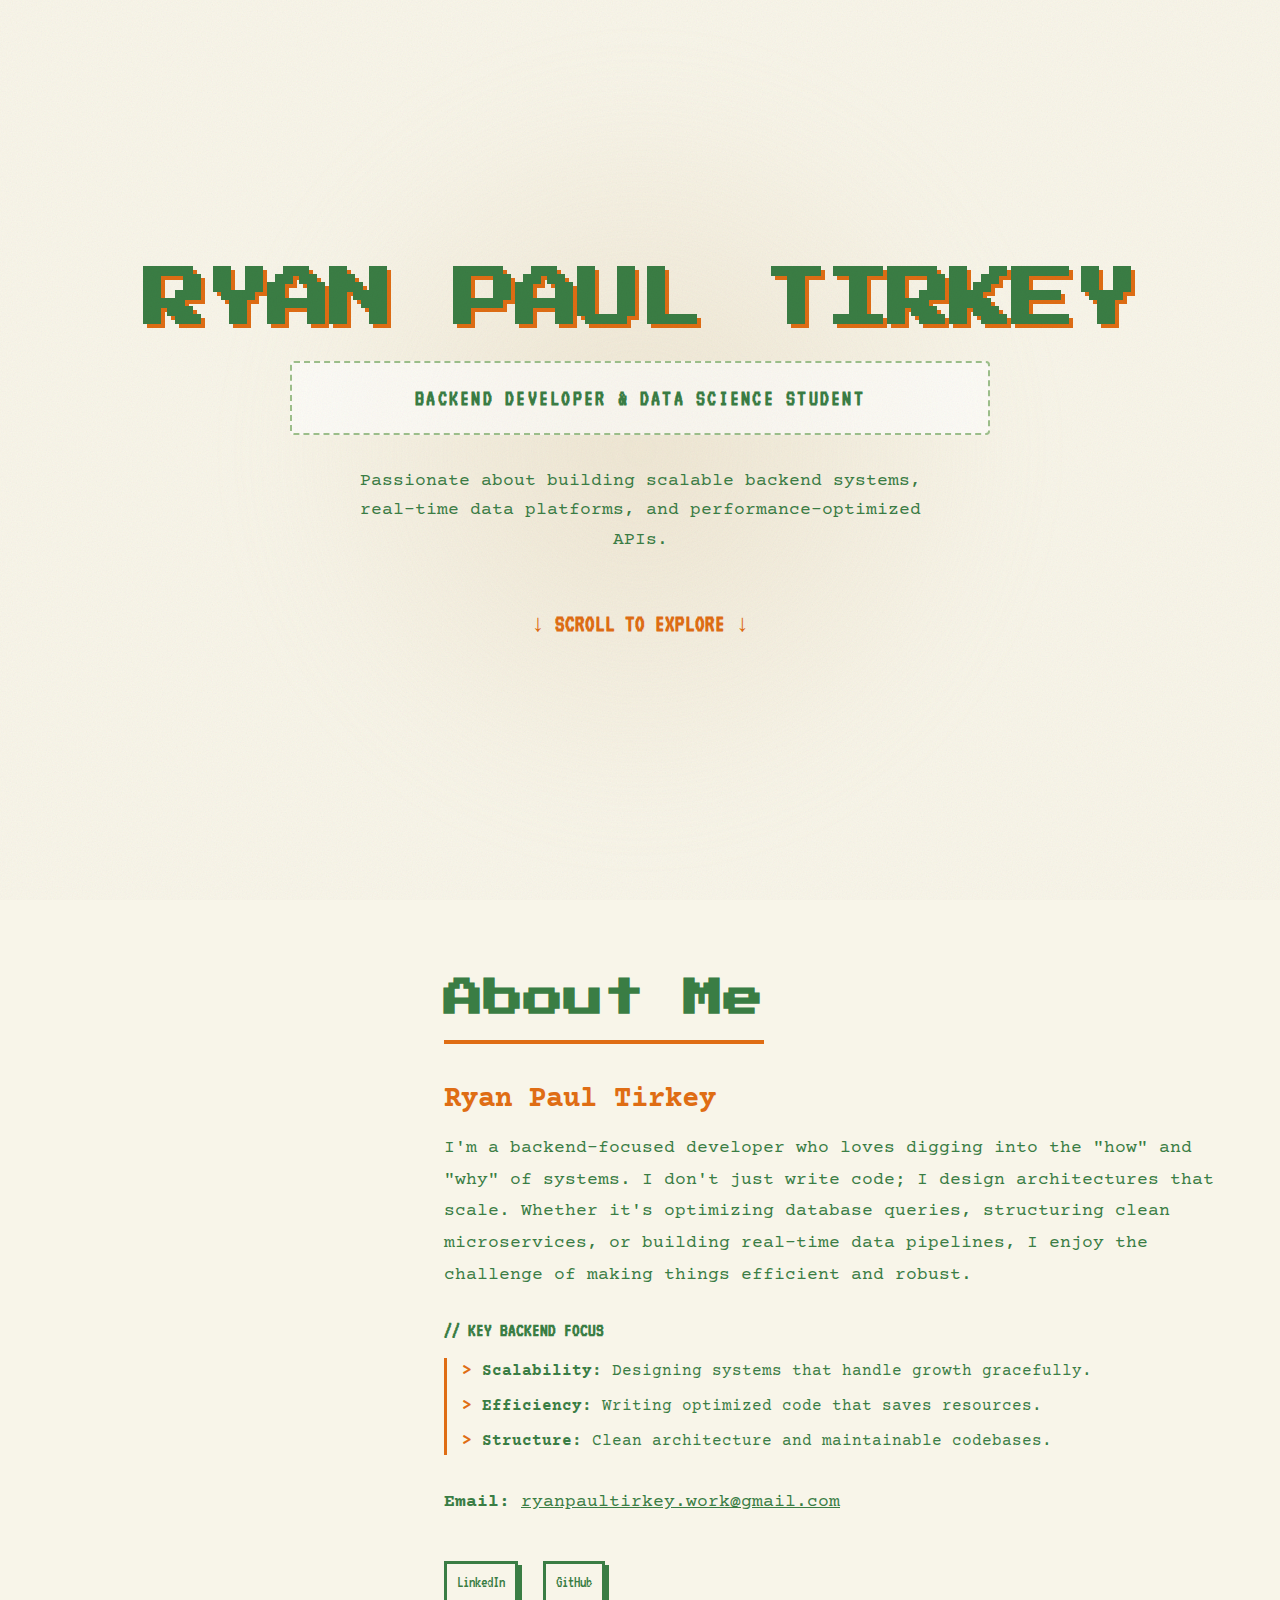
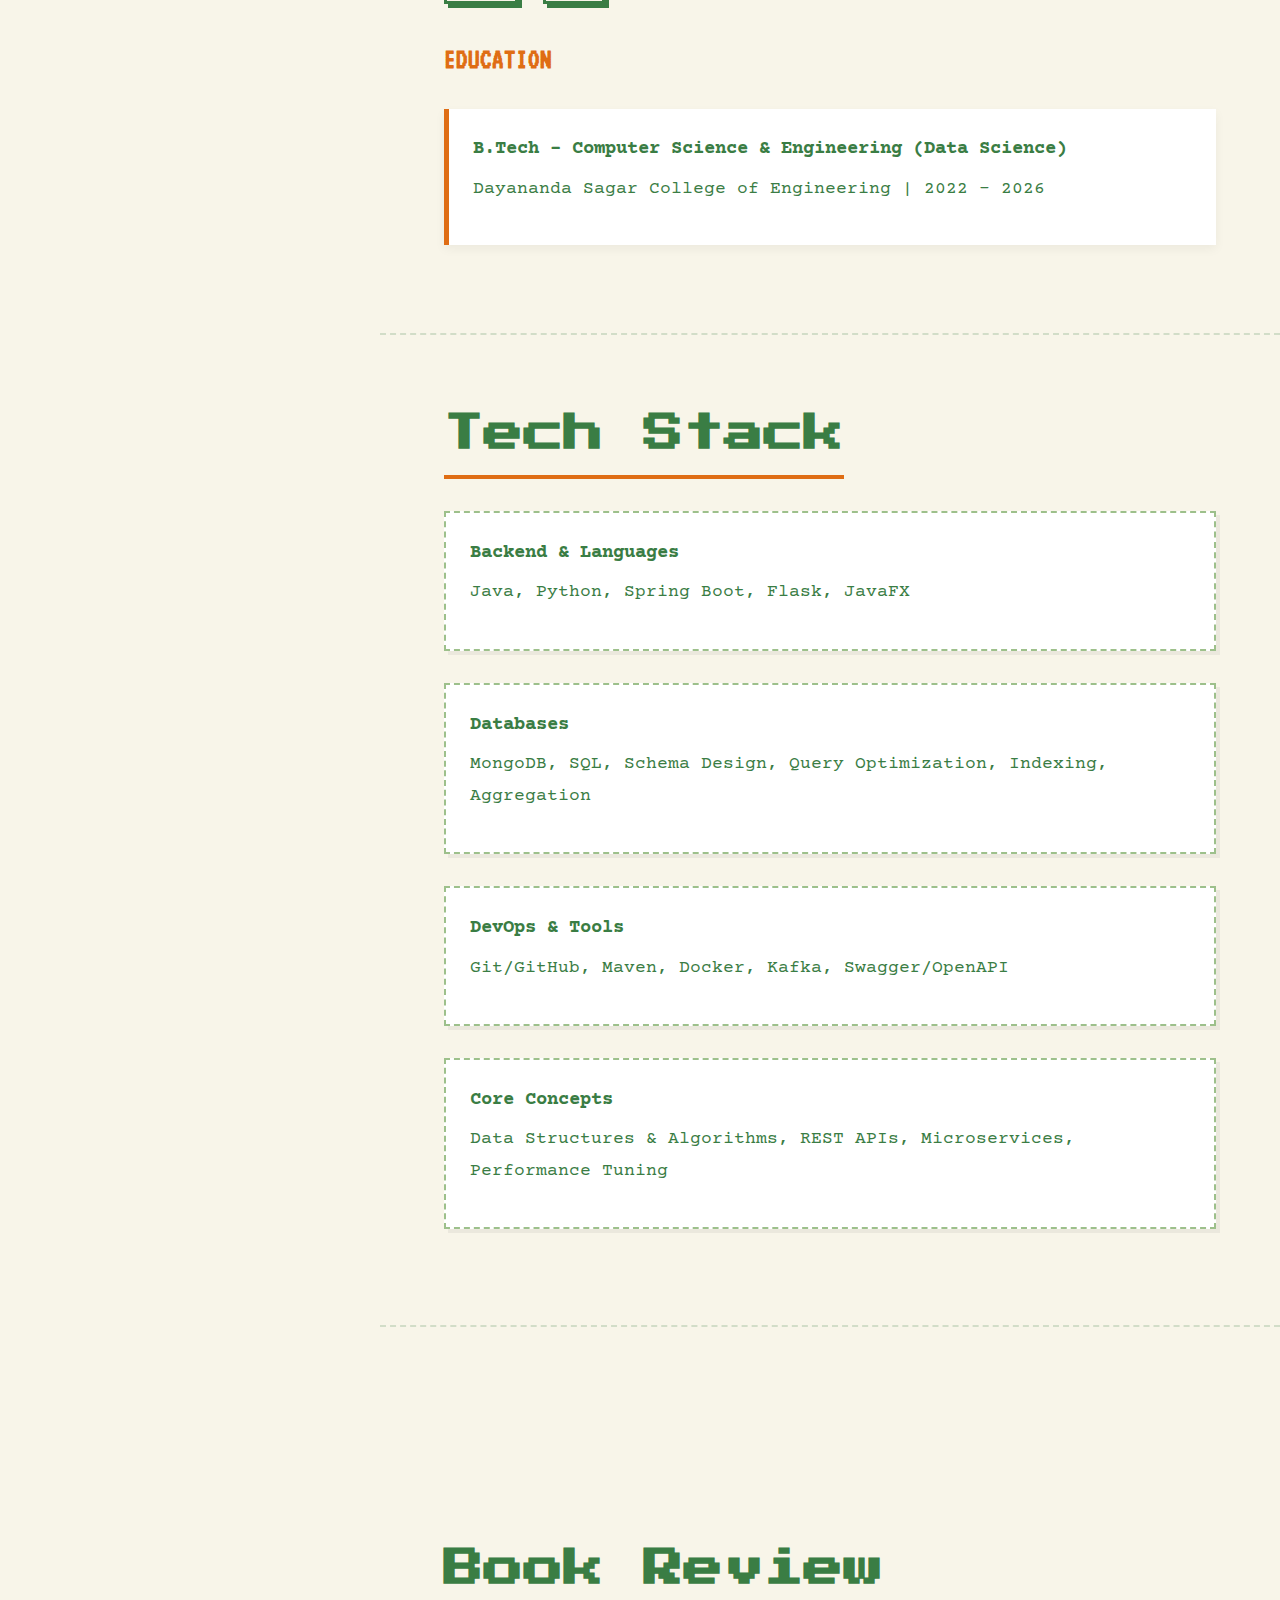
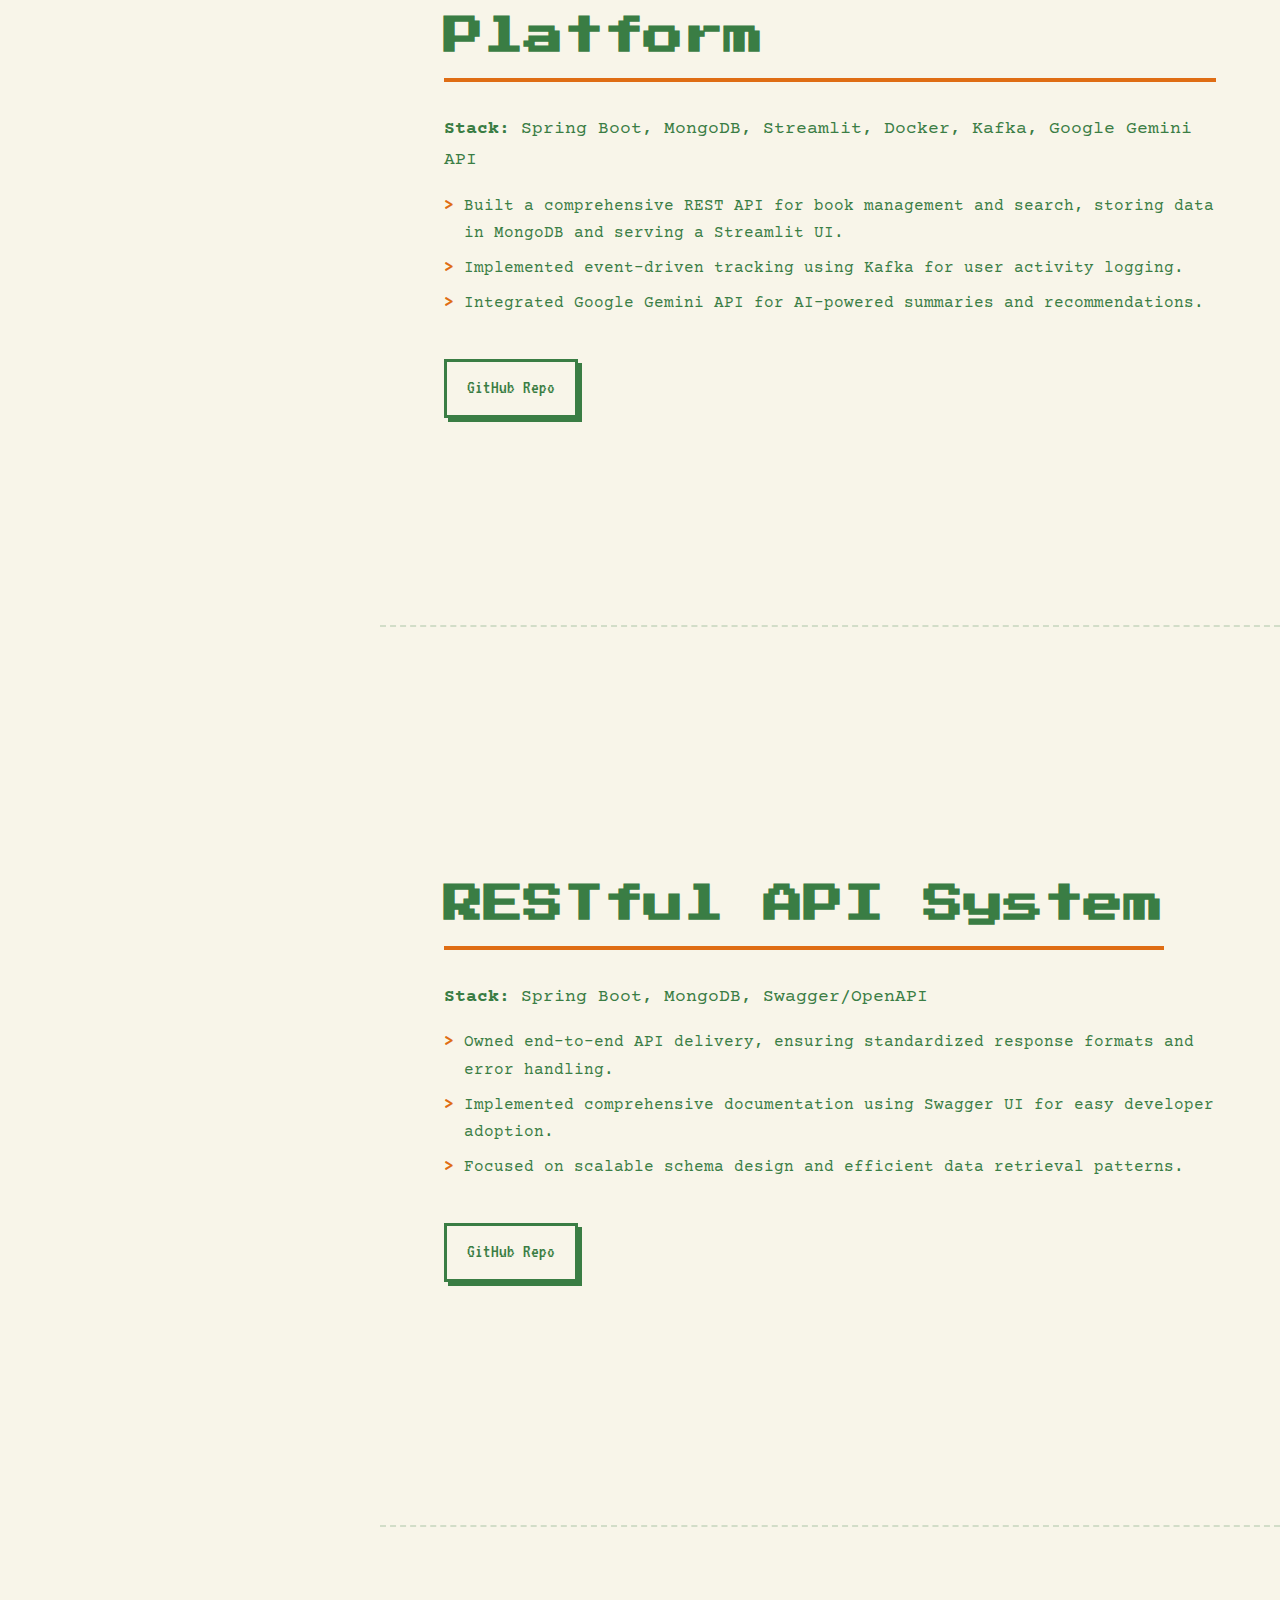
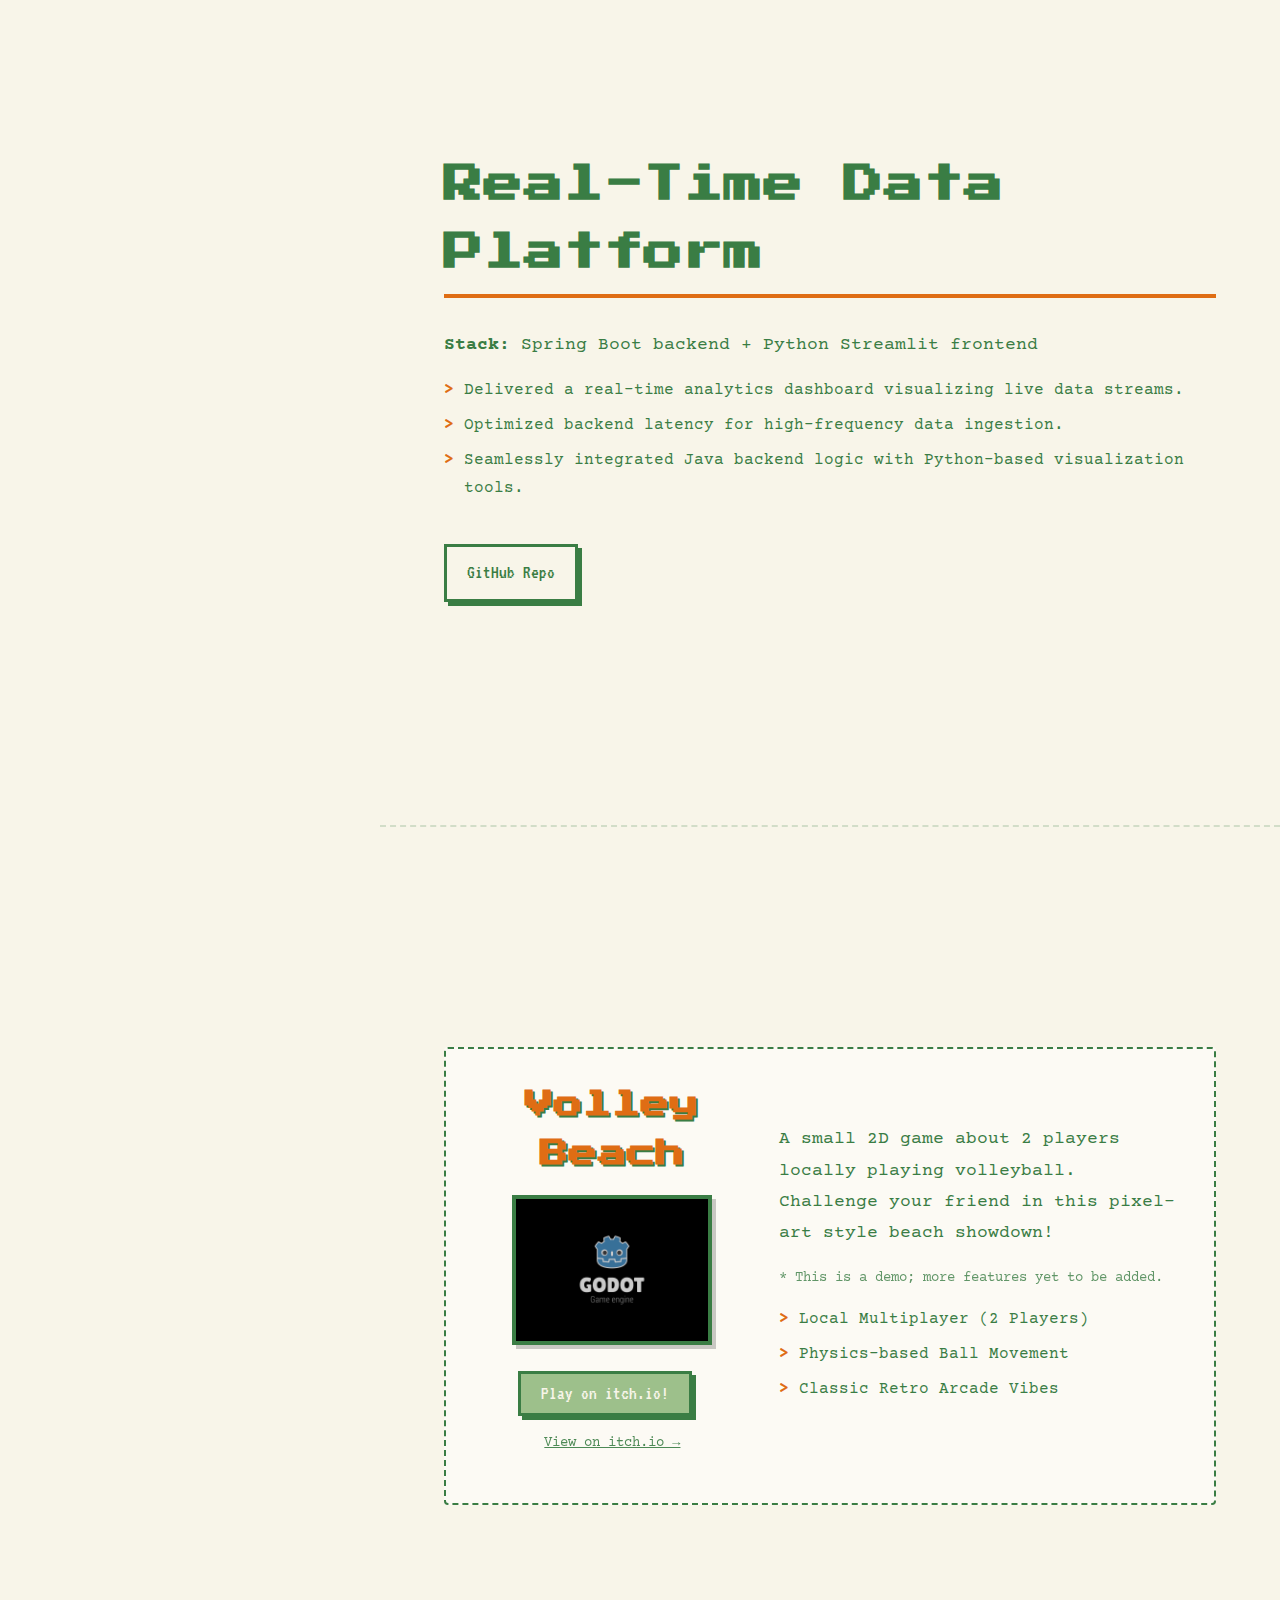
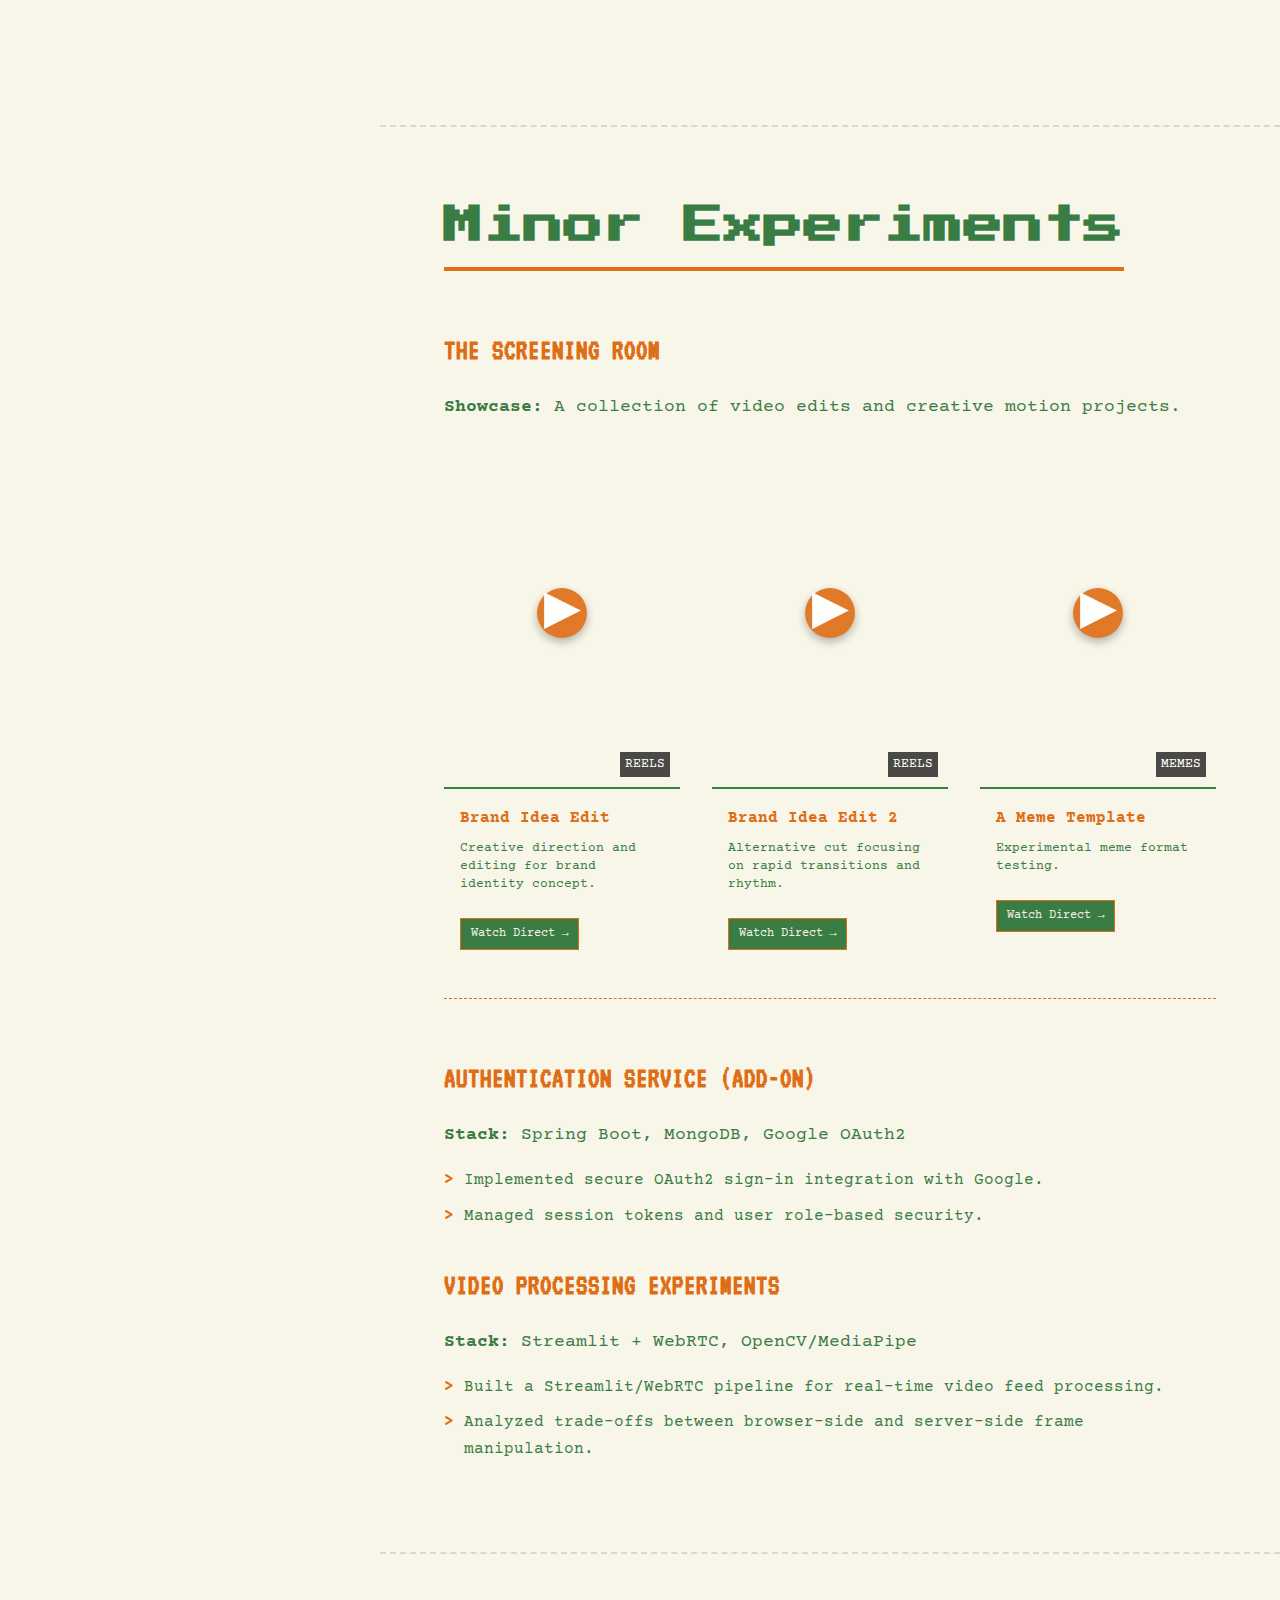
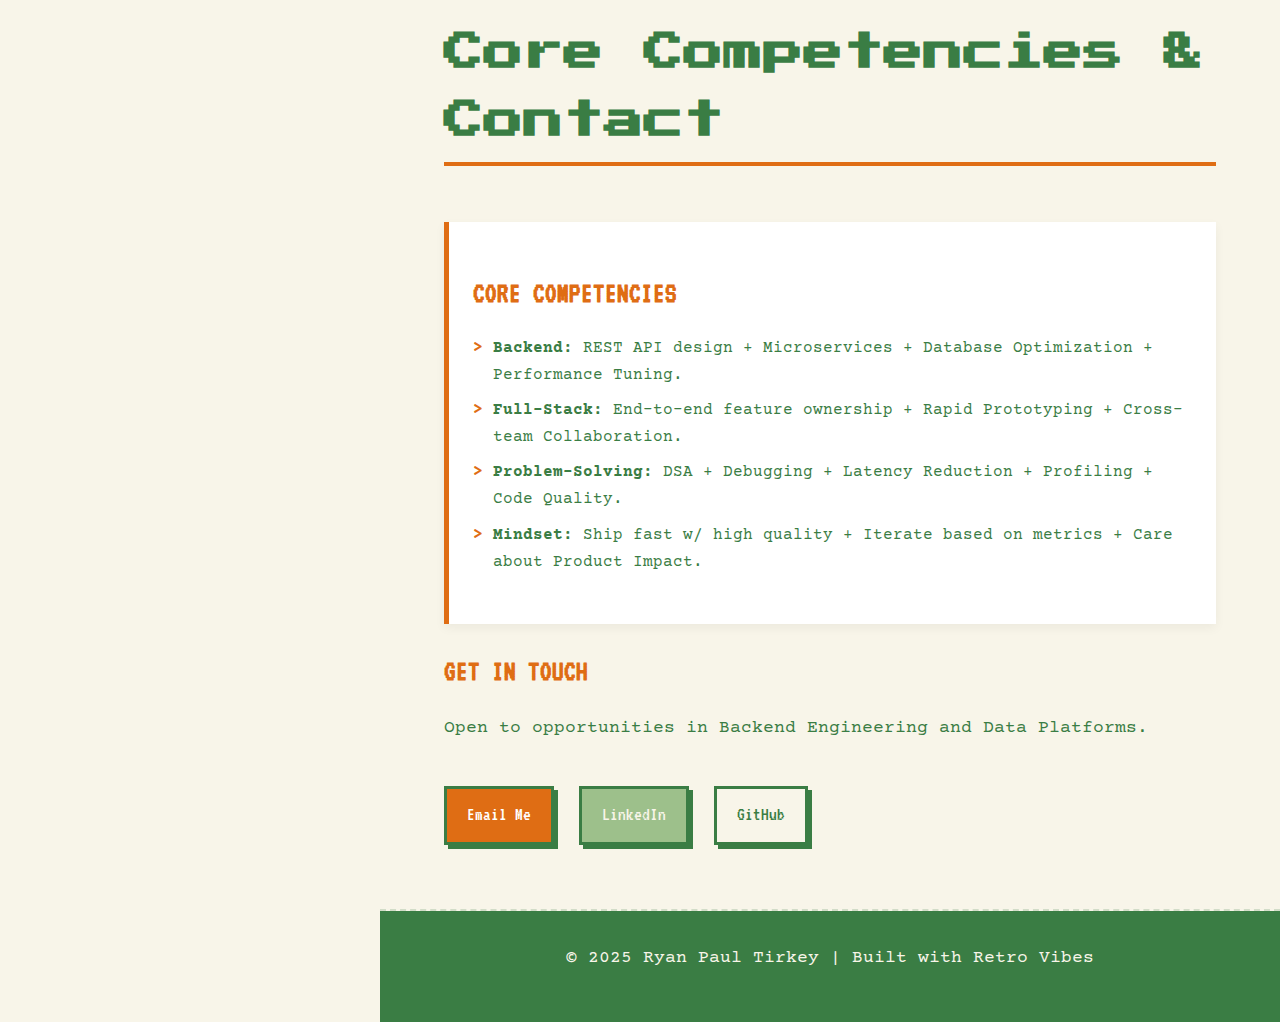
<file: Web/index.html>
<!DOCTYPE html>
<html lang="en">

<head>
    <meta charset="UTF-8">
    <meta name="viewport" content="width=device-width, initial-scale=1.0">
    <title>Ryan Paul Tirkey | Retro Portfolio</title>
    <meta name="description" content="Portfolio of Ryan Paul Tirkey - Backend Developer & Data Science Student">
    <link rel="stylesheet" href="portfolio.css">
    <!-- Retro Fonts -->
    <link
        href="https://fonts.googleapis.com/css2?family=Press+Start+2P&family=VT323&family=Courier+Prime:wght@400;700&display=swap"
        rel="stylesheet">
</head>

<body>
    <!-- Aesthetics Overlays -->
    <div class="film-grain"></div>
    <!-- <div class="scanlines"></div> Optional: removed for cleaner paper feel as requested -->

    <!-- Hero / Welcome Section -->
    <section class="hero" id="hero">
        <div class="hero-content">
            <h1 class="hero-title">RYAN PAUL TIRKEY</h1>
            <p class="hero-subtitle">BACKEND DEVELOPER & DATA SCIENCE STUDENT</p>
            <p class="hero-intro">
                Passionate about building scalable backend systems, real-time data platforms, and performance-optimized
                APIs.
            </p>
            <div class="scroll-indicator">
                ↓ SCROLL TO EXPLORE ↓
            </div>
        </div>
    </section>

    <!-- Navigation Reel (Slides in on scroll) -->
    <nav class="film-reel" id="filmReel" aria-label="Main Navigation">
        <div class="film-strip-holes left-holes"></div>
        <div class="film-strip-holes right-holes"></div>

        <!-- 1. About Me -->
        <div class="film-frame" data-section="about" role="button" tabindex="0">
            <div class="frame-border">
                <div class="frame-image abstract-bg abstract-about"></div>
                <div class="frame-nav-label">
                    <span class="nav-text">01. About Me</span>
                </div>
            </div>
        </div>

        <!-- 2. Tech Stack -->
        <div class="film-frame" data-section="tech" role="button" tabindex="0">
            <div class="frame-border">
                <div class="frame-image">
                    <img src="assets/tech-java.jpg" alt="Tech Stack" style="width:100%; height:100%; object-fit:cover;">
                </div>
                <div class="frame-nav-label">
                    <span class="nav-text">02. Tech Stack</span>
                </div>
            </div>
        </div>

        <!-- 3. Book Review Platform -->
        <div class="film-frame" data-section="project1" role="button" tabindex="0">
            <div class="frame-border">
                <div class="frame-image">
                    <img src="assets/project-editor.jpg" alt="Books Platform"
                        style="width:100%; height:100%; object-fit:cover;">
                </div>
                <div class="frame-nav-label">
                    <span class="nav-text">03. Books Platform</span>
                </div>
            </div>
        </div>

        <!-- 4. API Management System -->
        <div class="film-frame" data-section="project2" role="button" tabindex="0">
            <div class="frame-border">
                <div class="frame-image">
                    <img src="assets/project-terminal.jpg" alt="API System"
                        style="width:100%; height:100%; object-fit:cover;">
                </div>
                <div class="frame-nav-label">
                    <span class="nav-text">04. API System</span>
                </div>
            </div>
        </div>

        <!-- 5. Real-Time Data -->
        <div class="film-frame" data-section="project3" role="button" tabindex="0">
            <div class="frame-border">
                <div class="frame-image abstract-bg abstract-proj3"></div>
                <div class="frame-nav-label">
                    <span class="nav-text">05. Data Platform</span>
                </div>
            </div>
        </div>

        <!-- 6. Godot Game -->
        <div class="film-frame" data-section="project4" role="button" tabindex="0">
            <div class="frame-border">
                <div class="frame-image">
                    <img src="assets/game-wasd.jpg" alt="Godot Game" style="width:100%; height:100%; object-fit:cover;">
                </div>
                <div class="frame-nav-label">
                    <span class="nav-text">06. Godot Game</span>
                </div>
            </div>
        </div>

        <!-- 7. Experiments -->
        <div class="film-frame" data-section="experiments" role="button" tabindex="0">
            <div class="frame-border">
                <div class="frame-image abstract-bg abstract-experiments"></div>
                <div class="frame-nav-label">
                    <span class="nav-text">07. Experiments</span>
                </div>
            </div>
        </div>

        <!-- 8. Contact -->
        <div class="film-frame" data-section="contact" role="button" tabindex="0">
            <div class="frame-border">
                <div class="frame-image">
                    <img src="assets/contact-mail.jpg" alt="Contact" style="width:100%; height:100%; object-fit:cover;">
                </div>
                <div class="frame-nav-label">
                    <span class="nav-text">08. Contact</span>
                </div>
            </div>
        </div>
    </nav>

    <!-- Main Content Area -->
    <main class="content-container">

        <!-- 1. About / Education -->
        <section class="content-section" id="about">
            <div class="section-content">
                <h2 class="section-title">About Me</h2>

                <h4 style="font-size: 1.8rem; margin-bottom: 0.5rem; color: var(--color-highlight);">Ryan Paul Tirkey
                </h4>

                <p style="font-size: 1.1rem; line-height: 1.8; margin-bottom: 1.5rem;">
                    I'm a backend-focused developer who loves digging into the "how" and "why" of systems.
                    I don't just write code; I design architectures that scale. Whether it's optimizing database
                    queries,
                    structuring clean microservices, or building real-time data pipelines, I enjoy the challenge of
                    making things efficient and robust.
                </p>

                <div style="margin-bottom: 2rem;">
                    <h5
                        style="font-family: var(--font-retro); color: var(--color-dark-green); margin-bottom: 10px; font-size: 1.2rem;">
                        // KEY BACKEND FOCUS
                    </h5>
                    <ul style="border-left: 3px solid var(--color-highlight); padding-left: 15px;">
                        <li><strong>Scalability:</strong> Designing systems that handle growth gracefully.</li>
                        <li><strong>Efficiency:</strong> Writing optimized code that saves resources.</li>
                        <li><strong>Structure:</strong> Clean architecture and maintainable codebases.</li>
                    </ul>
                </div>

                <p style="margin-bottom: 2rem;">
                    <strong>Email:</strong> <a href="mailto:ryanpaultirkey.work@gmail.com"
                        style="color:var(--color-dark-green)">ryanpaultirkey.work@gmail.com</a>
                </p>

                <div style="margin-top:10px; margin-bottom: 2rem;">
                    <a href="https://linkedin.com/in/ryan-paul-tirkey" target="_blank" class="retro-button secondary"
                        style="font-size:1rem; padding:5px 10px;">LinkedIn</a>
                    <a href="https://github.com/Bruh-Ryan" target="_blank" class="retro-button secondary"
                        style="font-size:1rem; padding:5px 10px;">GitHub</a>
                </div>

                <h3>Education</h3>
                <div class="education-block">
                    <h4>B.Tech - Computer Science & Engineering (Data Science)</h4>
                    <p>Dayananda Sagar College of Engineering | 2022 – 2026</p>
                </div>
            </div>
        </section>

        <!-- 2. Tech Stack -->
        <section class="content-section" id="tech">
            <div class="section-content">
                <h2 class="section-title">Tech Stack</h2>

                <div class="tech-category">
                    <h4>Backend & Languages</h4>
                    <p>Java, Python, Spring Boot, Flask, JavaFX</p>
                </div>

                <div class="tech-category">
                    <h4>Databases</h4>
                    <p>MongoDB, SQL, Schema Design, Query Optimization, Indexing, Aggregation</p>
                </div>

                <div class="tech-category">
                    <h4>DevOps & Tools</h4>
                    <p>Git/GitHub, Maven, Docker, Kafka, Swagger/OpenAPI</p>
                </div>

                <div class="tech-category">
                    <h4>Core Concepts</h4>
                    <p>Data Structures & Algorithms, REST APIs, Microservices, Performance Tuning</p>
                </div>
            </div>
        </section>

        <!-- 3. Project: Book Review -->
        <section class="content-section" id="project1">
            <div class="section-content">
                <h2 class="section-title">Book Review Platform</h2>
                <p><strong>Stack:</strong> Spring Boot, MongoDB, Streamlit, Docker, Kafka, Google Gemini API</p>

                <ul>
                    <li>Built a comprehensive REST API for book management and search, storing data in MongoDB and
                        serving a Streamlit UI.</li>
                    <li>Implemented event-driven tracking using Kafka for user activity logging.</li>
                    <li>Integrated Google Gemini API for AI-powered summaries and recommendations.</li>
                </ul>

                <div style="margin-top: 2rem;">
                    <a href="https://github.com/Bruh-Ryan/booksreview" target="_blank"
                        class="retro-button secondary">GitHub Repo</a>
                </div>
            </div>
        </section>

        <!-- 4. Project: API Management -->
        <section class="content-section" id="project2">
            <div class="section-content">
                <h2 class="section-title">RESTful API System</h2>
                <p><strong>Stack:</strong> Spring Boot, MongoDB, Swagger/OpenAPI</p>

                <ul>
                    <li>Owned end-to-end API delivery, ensuring standardized response formats and error handling.</li>
                    <li>Implemented comprehensive documentation using Swagger UI for easy developer adoption.</li>
                    <li>Focused on scalable schema design and efficient data retrieval patterns.</li>
                </ul>

                <div style="margin-top: 2rem;">
                    <a href="https://github.com/Bruh-Ryan/Swagger-Project" target="_blank"
                        class="retro-button secondary">GitHub Repo</a>
                </div>
            </div>
        </section>

        <!-- 5. Project: Real-Time Data -->
        <section class="content-section" id="project3">
            <div class="section-content">
                <h2 class="section-title">Real-Time Data Platform</h2>
                <p><strong>Stack:</strong> Spring Boot backend + Python Streamlit frontend</p>

                <ul>
                    <li>Delivered a real-time analytics dashboard visualizing live data streams.</li>
                    <li>Optimized backend latency for high-frequency data ingestion.</li>
                    <li>Seamlessly integrated Java backend logic with Python-based visualization tools.</li>
                </ul>

                <div style="margin-top: 2rem;">
                    <a href="https://github.com/Bruh-Ryan/stevejobs" target="_blank"
                        class="retro-button secondary">GitHub Repo</a>
                </div>
            </div>
        </section>

        <!-- 6. Project: Volley Beach Godot Game -->
        <section class="content-section" id="project4">
            <div class="section-content">
                <div class="game-layout">
                    <!-- Left Side: Thumbnail & Play -->
                    <div class="game-left">
                        <h2
                            style="font-family: var(--font-display); color: var(--color-highlight); text-shadow: 2px 2px 0 var(--color-dark-green); margin-bottom: 1rem; font-size: 1.8rem;">
                            Volley Beach</h2>

                        <div class="game-thumbnail-container"
                            onclick="window.open('https://muttonheadmaniac.itch.io/volleybeach', '_blank')">
                            <!-- Updated path for nested structure -->
                            <img src="VolleyBeach/exports/VolleyBeach/VolleyBeach.png" alt="Volley Beach Game"
                                class="game-thumb">
                        </div>
                        <button class="retro-button play-game-btn"
                            onclick="window.open('https://muttonheadmaniac.itch.io/volleybeach', '_blank')"
                            style="margin-bottom: 0.5rem;">Play on itch.io!</button>
                        <p
                            style="font-size: 0.85rem; color: var(--color-dark-green); opacity: 0.9; margin-top: 0.5rem;">
                            <a href="https://muttonheadmaniac.itch.io/volleybeach" target="_blank"
                                style="color: var(--color-dark-green); text-decoration: underline;">
                                View on itch.io →
                            </a>
                        </p>
                    </div>

                    <!-- Right Side: Description -->
                    <div class="game-right">
                        <p>
                            A small 2D game about 2 players locally playing volleyball.
                            Challenge your friend in this pixel-art style beach showdown!
                        </p>
                        <p class="note" style="font-size: 0.9rem; color: var(--color-dark-green); opacity: 0.8;">
                            * This is a demo; more features yet to be added.
                        </p>
                        <ul style="margin-top: 1rem;">
                            <li>Local Multiplayer (2 Players)</li>
                            <li>Physics-based Ball Movement</li>
                            <li>Classic Retro Arcade Vibes</li>
                        </ul>
                    </div>
                </div>
            </div>
        </section>

        <!-- 7. Experiments -->
        <section class="content-section" id="experiments">
            <div class="section-content">
                <h2 class="section-title">Minor Experiments</h2>

                <div style="margin-bottom: 2rem;">
                    <h3>The Screening Room</h3>
                    <p><strong>Showcase:</strong> A collection of video edits and creative motion projects.</p>

                    <div class="demo-space-grid"
                        style="display: grid; grid-template-columns: repeat(auto-fit, minmax(200px, 1fr)); gap: 2rem; margin-top: 1rem; justify-items: center;">
                        <!-- Video 1 -->
                        <div class="video-card retro-border" style="cursor: pointer; width: 100%; max-width: 250px;"
                            onclick="openVideo('https://res.cloudinary.com/dk3ldu9xt/video/upload/v1768641753/brand_idea_edit_xykyg4.mp4')">
                            <div class="video-thumbnail"
                                style="height: 350px; background: url('https://res.cloudinary.com/dk3ldu9xt/image/upload/v1768644368/Screenshot_2026-01-17_at_3.36.02_PM_knmpbx.png') center/cover no-repeat; display: flex; align-items: center; justify-content: center; position: relative; border-bottom: 2px solid var(--color-dark-green);">
                                <div class="play-icon" style="font-size: 3rem; color: white;">▶</div>
                                <span
                                    style="position: absolute; bottom: 10px; right: 10px; background: rgba(0,0,0,0.7); color: white; padding: 2px 5px; font-size: 0.8rem;">REELS</span>
                            </div>
                            <div style="padding: 1rem; background: var(--color-bg);">
                                <h4 style="margin: 0; color: var(--color-highlight); font-size: 1rem;">Brand Idea Edit
                                </h4>
                                <p style="font-size: 0.8rem; margin-top: 0.5rem; line-height: 1.4;">Creative direction
                                    and editing for
                                    brand identity concept.</p>
                                <a href="https://res.cloudinary.com/dk3ldu9xt/video/upload/v1768641753/brand_idea_edit_xykyg4.mp4"
                                    target="_blank"
                                    style="display: inline-block; margin-top: 0.5rem; padding: 0.3rem 0.6rem; background: var(--color-dark-green); color: var(--color-bg); text-decoration: none; font-size: 0.75rem; border: 1px solid var(--color-highlight);">Watch
                                    Direct →</a>
                            </div>
                        </div>

                        <!-- Video 2 -->
                        <div class="video-card retro-border" style="cursor: pointer; width: 100%; max-width: 250px;"
                            onclick="openVideo('https://res.cloudinary.com/dk3ldu9xt/video/upload/v1768641172/Brand_Idea_edit_2_ptnrxq.mp4')">
                            <div class="video-thumbnail"
                                style="height: 350px; background: url('https://res.cloudinary.com/dk3ldu9xt/image/upload/v1768644343/Screenshot_2026-01-17_at_3.35.36_PM_bku2tv.png') center/cover no-repeat; display: flex; align-items: center; justify-content: center; position: relative; border-bottom: 2px solid var(--color-dark-green);">
                                <div class="play-icon" style="font-size: 3rem; color: white;">▶</div>
                                <span
                                    style="position: absolute; bottom: 10px; right: 10px; background: rgba(0,0,0,0.7); color: white; padding: 2px 5px; font-size: 0.8rem;">REELS</span>
                            </div>
                            <div style="padding: 1rem; background: var(--color-bg);">
                                <h4 style="margin: 0; color: var(--color-highlight); font-size: 1rem;">Brand Idea Edit 2
                                </h4>
                                <p style="font-size: 0.8rem; margin-top: 0.5rem; line-height: 1.4;">Alternative cut
                                    focusing on rapid
                                    transitions and rhythm.</p>
                                <a href="https://res.cloudinary.com/dk3ldu9xt/video/upload/v1768641172/Brand_Idea_edit_2_ptnrxq.mp4"
                                    target="_blank"
                                    style="display: inline-block; margin-top: 0.5rem; padding: 0.3rem 0.6rem; background: var(--color-dark-green); color: var(--color-bg); text-decoration: none; font-size: 0.75rem; border: 1px solid var(--color-highlight);">Watch
                                    Direct →</a>
                            </div>
                        </div>

                        <!-- Video 3 (New) -->
                        <div class="video-card retro-border" style="cursor: pointer; width: 100%; max-width: 250px;"
                            onclick="openVideo('https://res.cloudinary.com/dk3ldu9xt/video/upload/v1768641088/Tester_03_ad6ewg.mp4')">
                            <div class="video-thumbnail"
                                style="height: 350px; background: url('https://res.cloudinary.com/dk3ldu9xt/image/upload/v1768644433/Screenshot_2026-01-17_at_3.36.50_PM_w8eqyj.png') center/cover no-repeat; display: flex; align-items: center; justify-content: center; position: relative; border-bottom: 2px solid var(--color-dark-green);">
                                <div class="play-icon" style="font-size: 3rem; color: white;">▶</div>
                                <span
                                    style="position: absolute; bottom: 10px; right: 10px; background: rgba(0,0,0,0.7); color: white; padding: 2px 5px; font-size: 0.8rem;">MEMES</span>
                            </div>
                            <div style="padding: 1rem; background: var(--color-bg);">
                                <h4 style="margin: 0; color: var(--color-highlight); font-size: 1rem;">A Meme Template
                                </h4>
                                <p style="font-size: 0.8rem; margin-top: 0.5rem; line-height: 1.4;">Experimental meme
                                    format testing.</p>
                                <a href="https://res.cloudinary.com/dk3ldu9xt/video/upload/v1768641088/Tester_03_ad6ewg.mp4"
                                    target="_blank"
                                    style="display: inline-block; margin-top: 0.5rem; padding: 0.3rem 0.6rem; background: var(--color-dark-green); color: var(--color-bg); text-decoration: none; font-size: 0.75rem; border: 1px solid var(--color-highlight);">Watch
                                    Direct →</a>
                            </div>
                        </div>
                    </div>
                </div>

                <div
                    style="margin-bottom: 2rem; margin-top: 2rem; border-top: 1px dashed var(--color-highlight); padding-top: 2rem;">
                    <h3>Authentication Service (Add-on)</h3>
                    <p><strong>Stack:</strong> Spring Boot, MongoDB, Google OAuth2</p>
                    <ul>
                        <li>Implemented secure OAuth2 sign-in integration with Google.</li>
                        <li>Managed session tokens and user role-based security.</li>
                    </ul>
                </div>

                <div>
                    <h3>Video Processing Experiments</h3>
                    <p><strong>Stack:</strong> Streamlit + WebRTC, OpenCV/MediaPipe</p>
                    <ul>
                        <li>Built a Streamlit/WebRTC pipeline for real-time video feed processing.</li>
                        <li>Analyzed trade-offs between browser-side and server-side frame manipulation.</li>
                    </ul>
                </div>
            </div>
        </section>

        <!-- 8. Contact / Competencies -->
        <section class="content-section" id="contact">
            <div class="section-content">
                <h2 class="section-title">Core Competencies & Contact</h2>

                <div class="education-block">
                    <h3>Core Competencies</h3>
                    <ul>
                        <li><strong>Backend:</strong> REST API design + Microservices + Database Optimization +
                            Performance Tuning.</li>
                        <li><strong>Full-Stack:</strong> End-to-end feature ownership + Rapid Prototyping + Cross-team
                            Collaboration.</li>
                        <li><strong>Problem-Solving:</strong> DSA + Debugging + Latency Reduction + Profiling + Code
                            Quality.</li>
                        <li><strong>Mindset:</strong> Ship fast w/ high quality + Iterate based on metrics + Care about
                            Product Impact.</li>
                    </ul>
                </div>

                <h3>Get In Touch</h3>
                <p>Open to opportunities in Backend Engineering and Data Platforms.</p>

                <div style="margin-top: 2rem;">
                    <a href="mailto:ryanpaultirkey.work@gmail.com" class="retro-button accent">Email Me</a>
                    <a href="https://linkedin.com/in/ryan-paul-tirkey" target="_blank" class="retro-button">LinkedIn</a>
                    <a href="https://github.com/Bruh-Ryan" target="_blank" class="retro-button secondary">GitHub</a>
                </div>
            </div>
        </section>

        <footer class="footer">
            <p>© 2025 Ryan Paul Tirkey | Built with Retro Vibes</p>
        </footer>
    </main>

    <div class="video-overlay" id="videoOverlay" role="dialog" aria-modal="true">
        <div class="video-container">
            <button class="close-video" onclick="closeVideoOverlay()">✕</button>
            <div class="video-wrapper">
                <!-- Cloudinary Video Player Iframe -->
                <iframe id="videoFrame" src="" frameborder="0" allow="autoplay; encrypted-media; fullscreen"
                    allowfullscreen style="width:100%; height:100%;"></iframe>
                <div style="position: absolute; z-index:-1;">Loading Video...</div>
            </div>
        </div>
    </div>

    <!-- Game Overlay -->
    <div class="game-overlay" id="gameOverlay">
        <div class="game-frame-container">
            <!-- Source will be set via JS -->
            <iframe id="gameFrame" src="" allow="autoplay; fullscreen" allowfullscreen></iframe>
        </div>

        <!-- 8-Bit Controls Overlay -->
        <div class="controls-overlay">
            <div class="control-group p1">
                <h4>P1 (LEFT)</h4>
                <p>[W,A,S,D] Move</p>
                <p>[E] Smash</p>
            </div>
            <div class="control-group sys">
                <h4>SYSTEM</h4>
                <p>[J] Reset Left</p>
                <p>[K] Reset Right</p>
            </div>
            <div class="control-group p2">
                <h4>P2 (RIGHT)</h4>
                <p>[ARROWS] Move</p>
                <p>[?] Smash</p>
            </div>
        </div>
        <button class="retro-button close-game-btn" type="button" onclick="closeGame()"
            style="position: relative; z-index: 200; pointer-events: auto; background: var(--color-highlight); color: white; border: 2px solid white; margin-top: 15px;">Rest
            (Close Game)</button>
    </div>

    <script src="portfolio.js"></script>
</body>

</html>
</file>
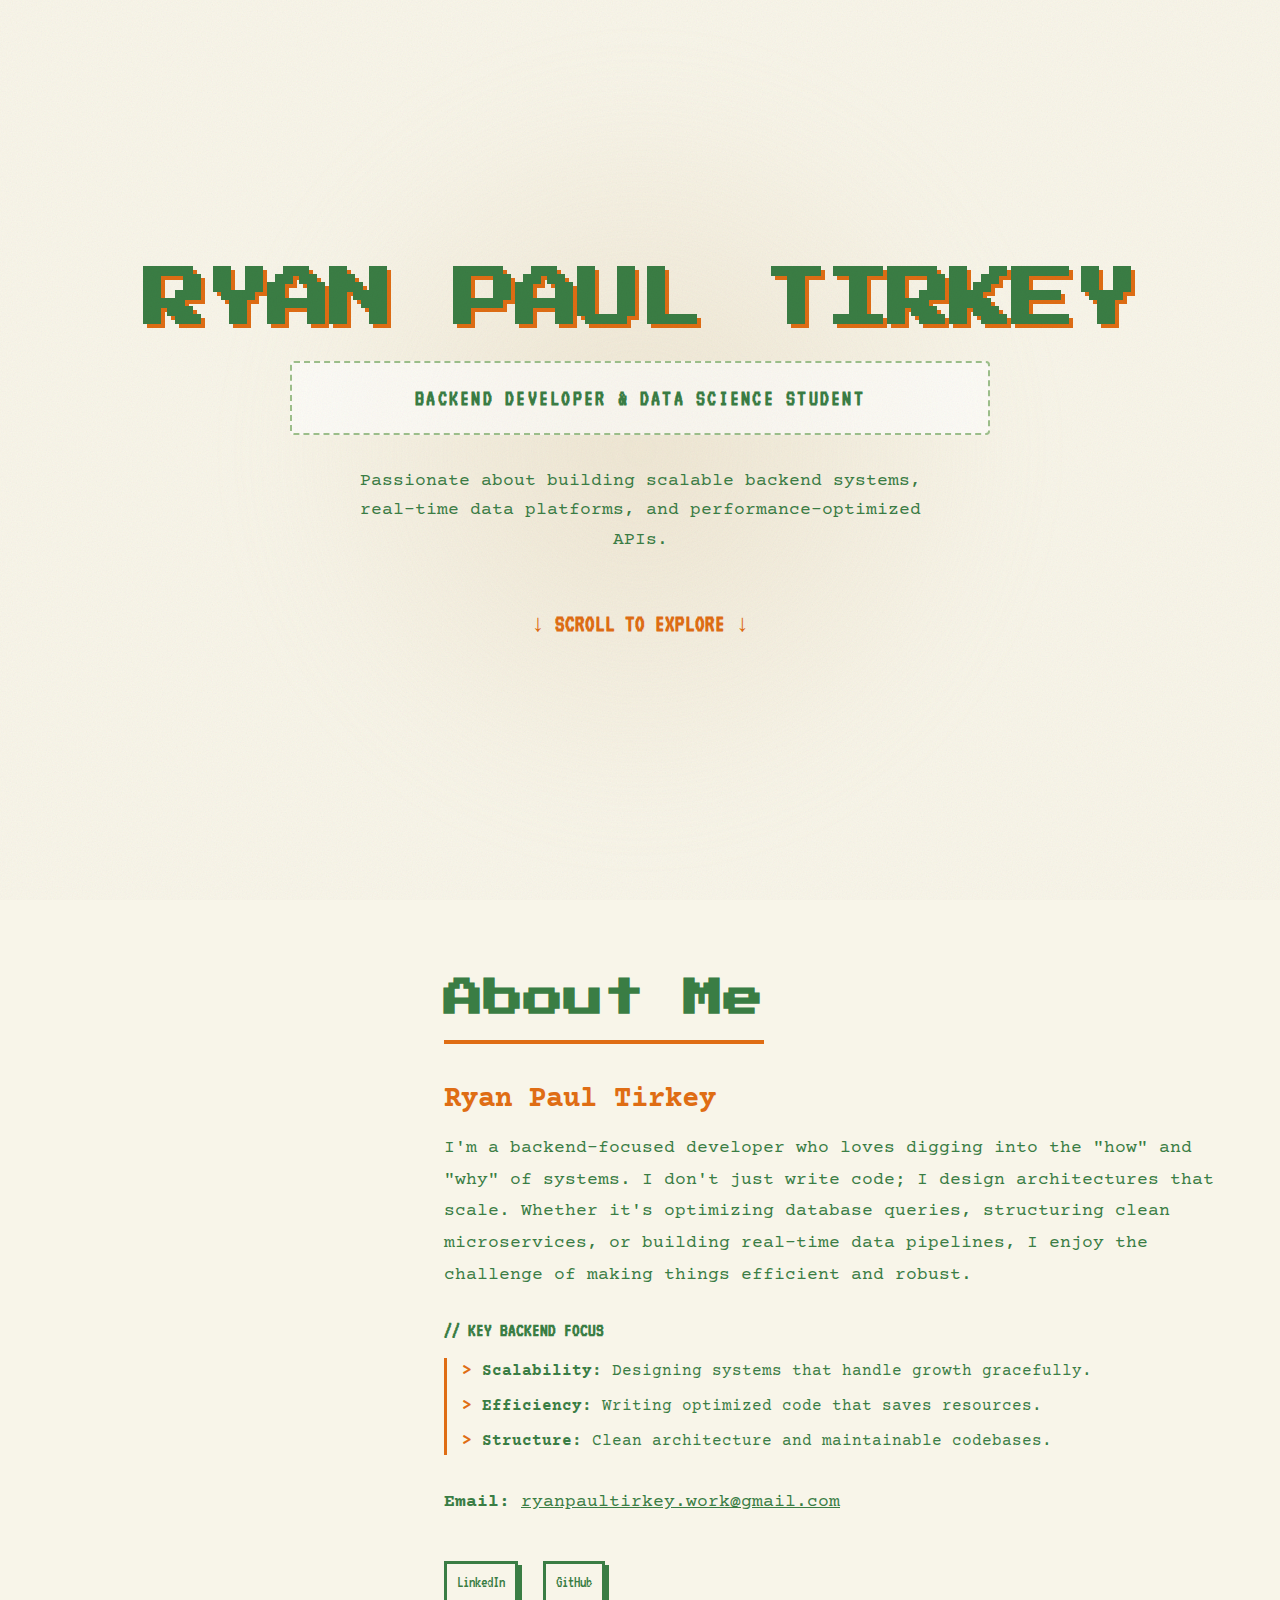
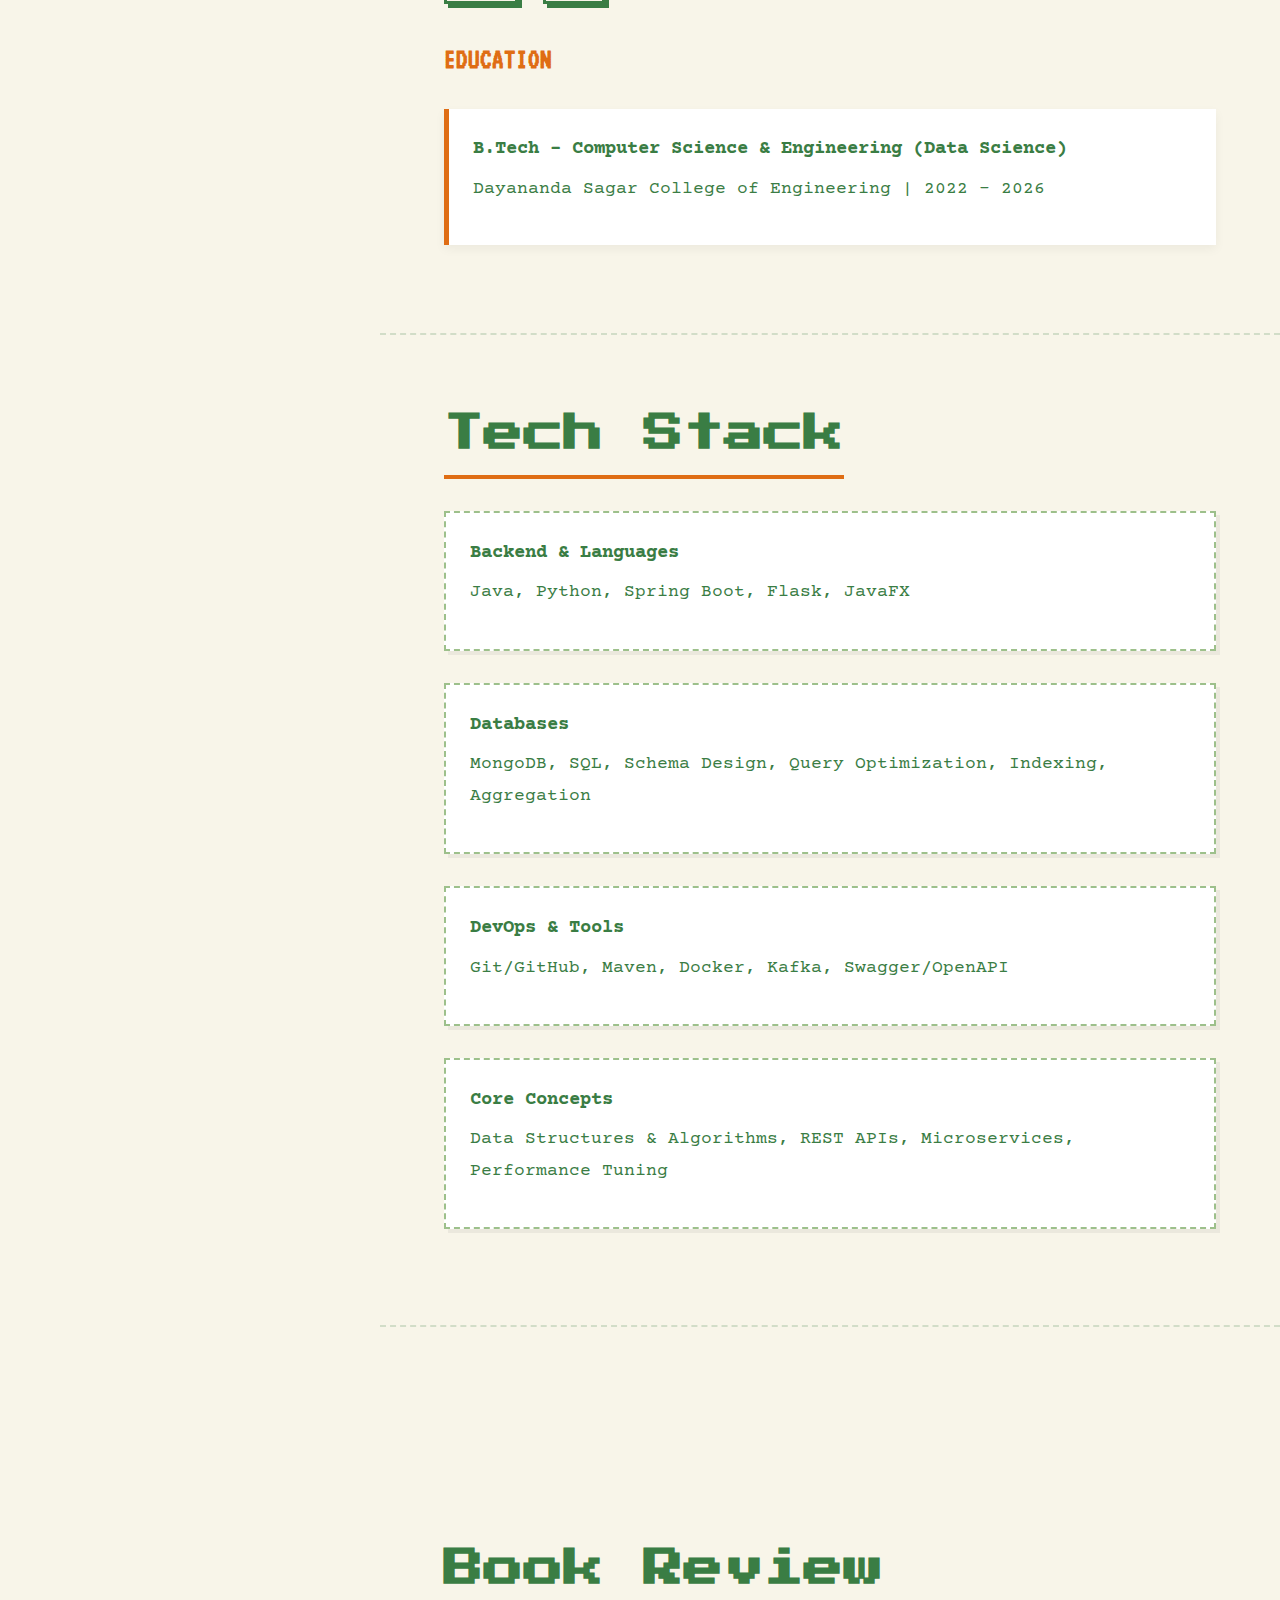
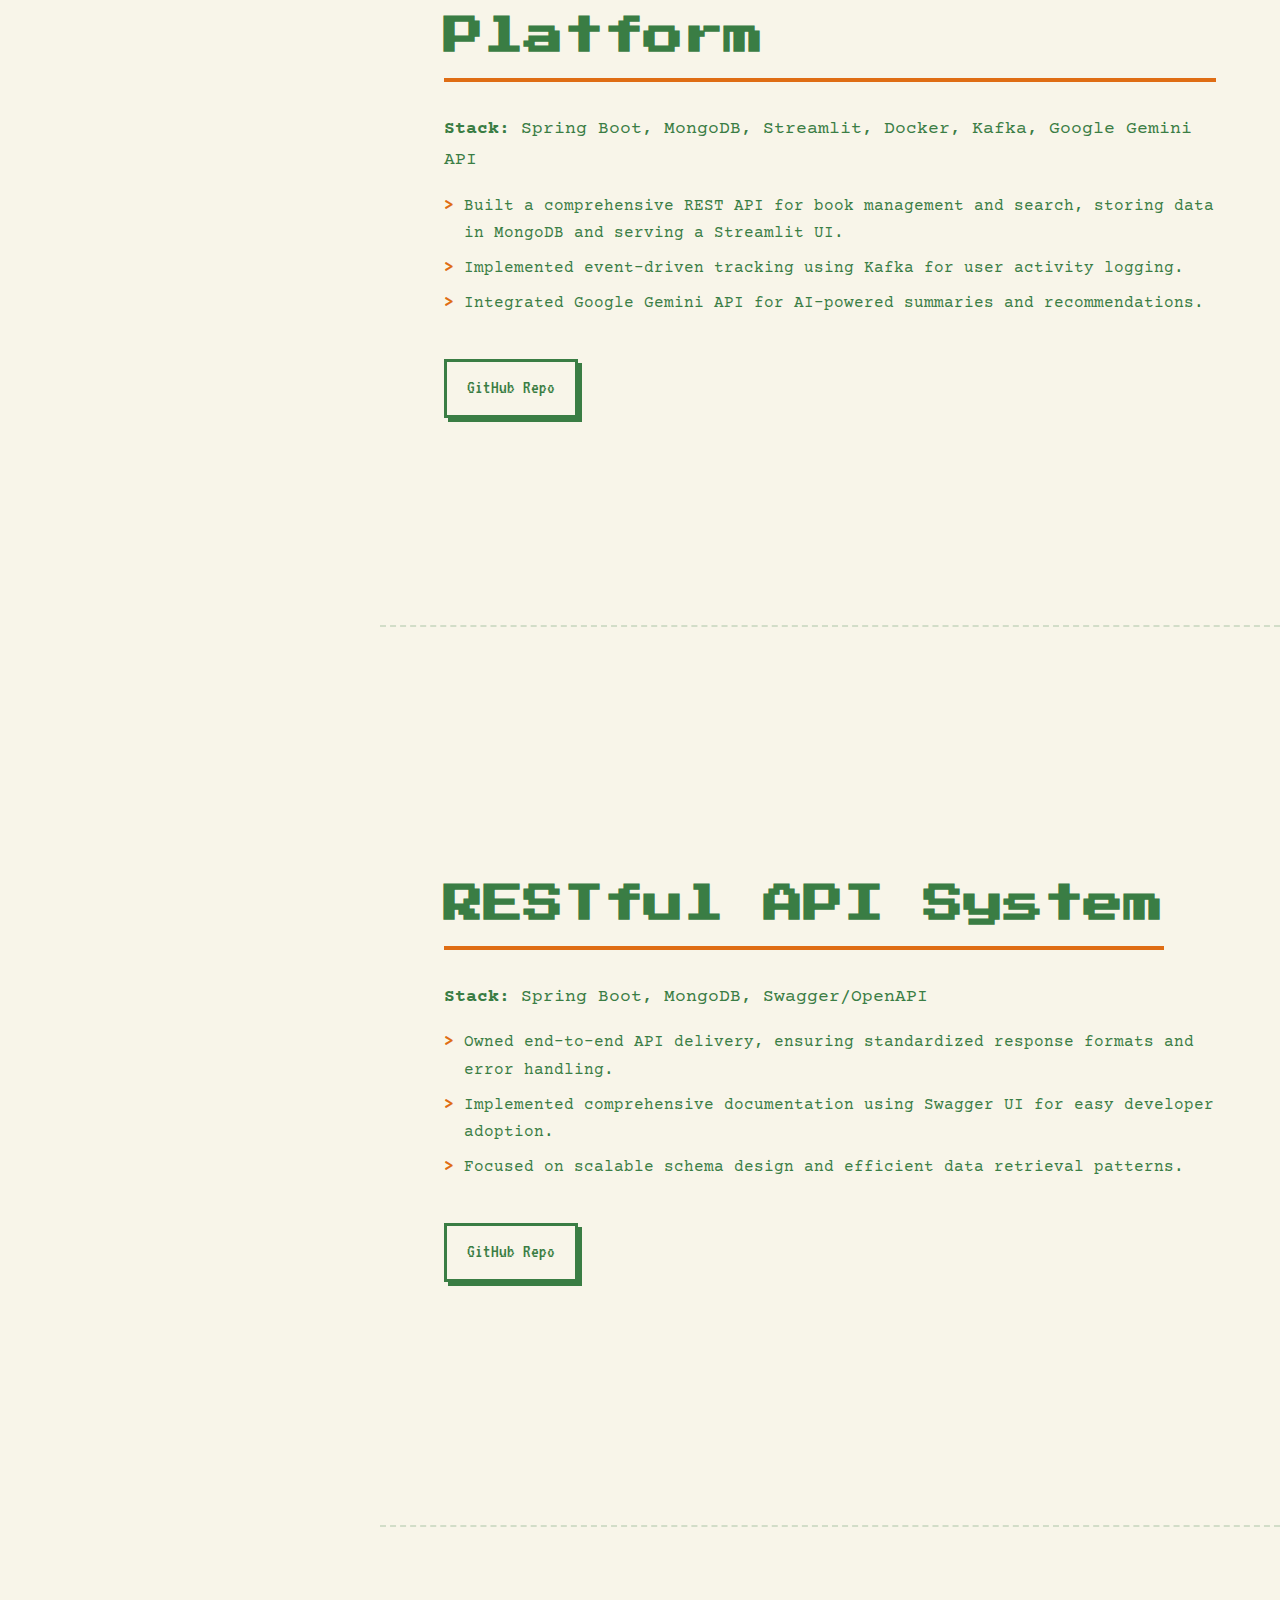
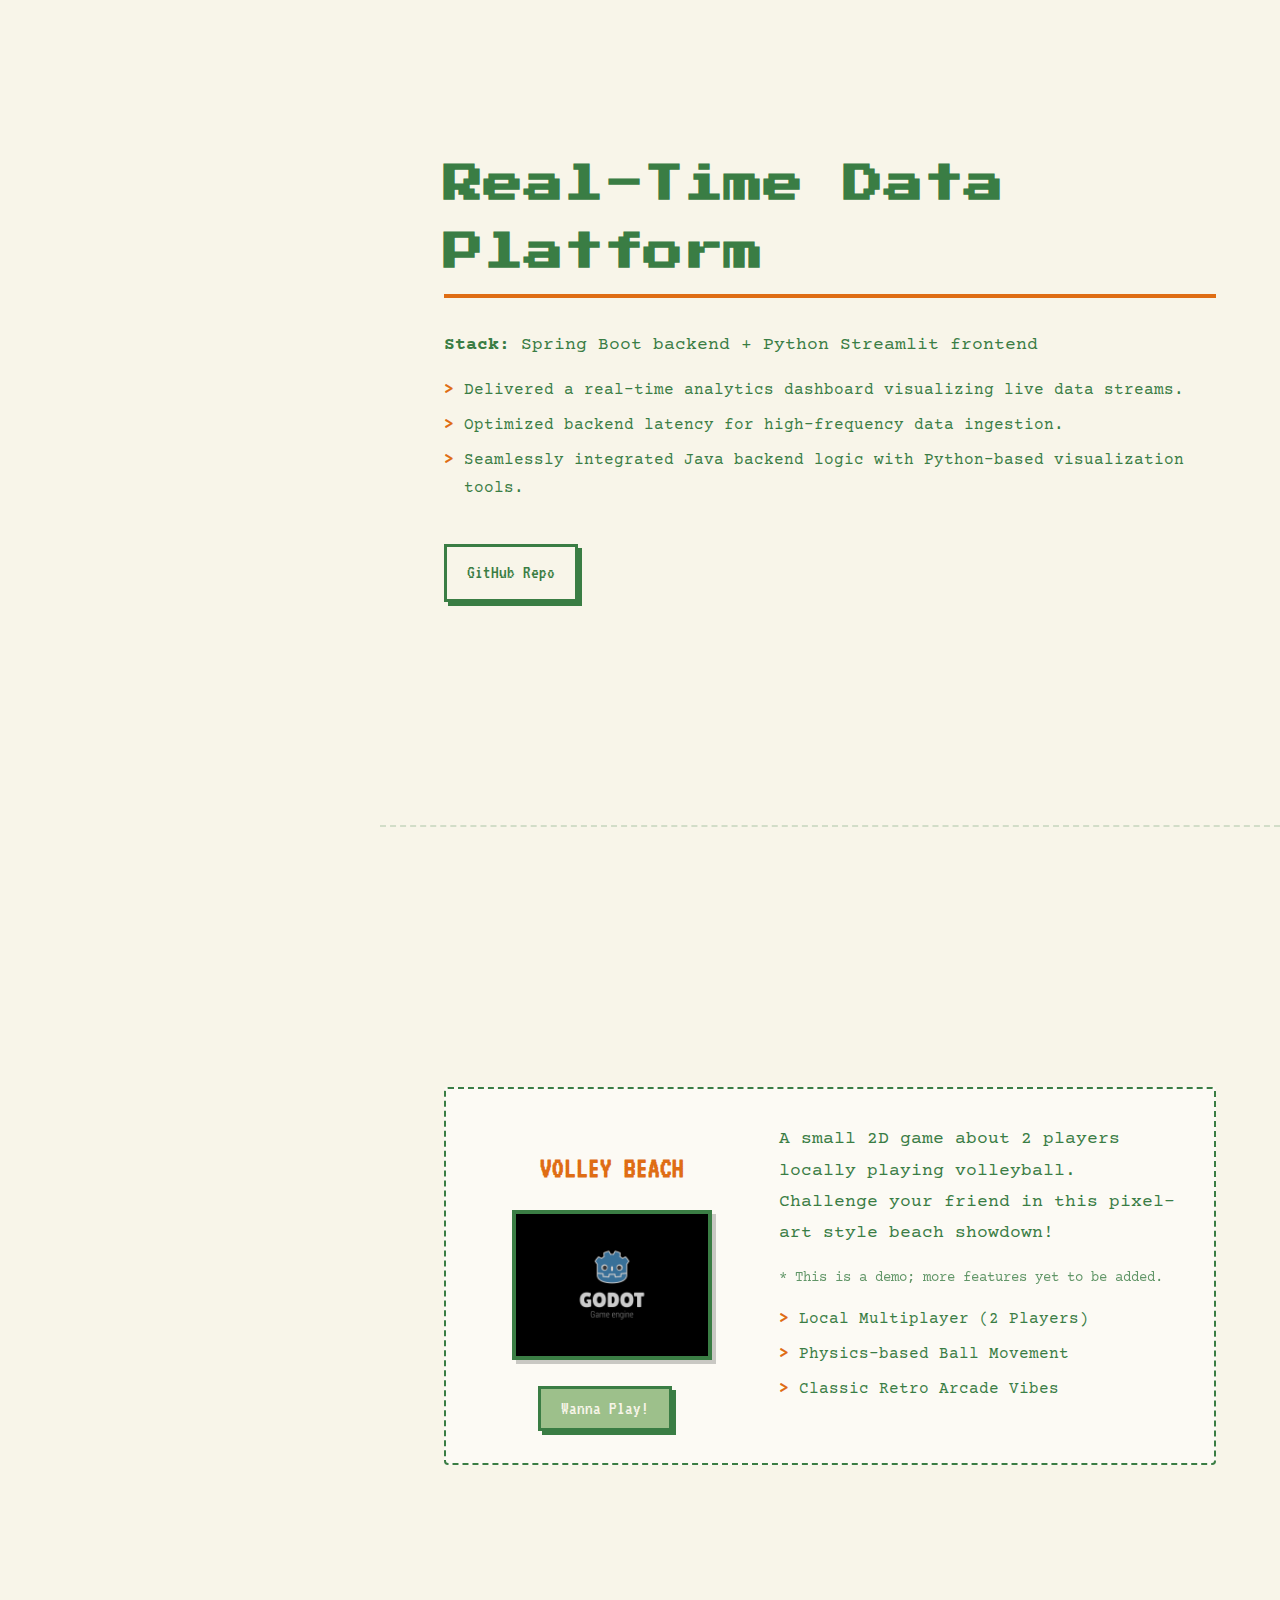
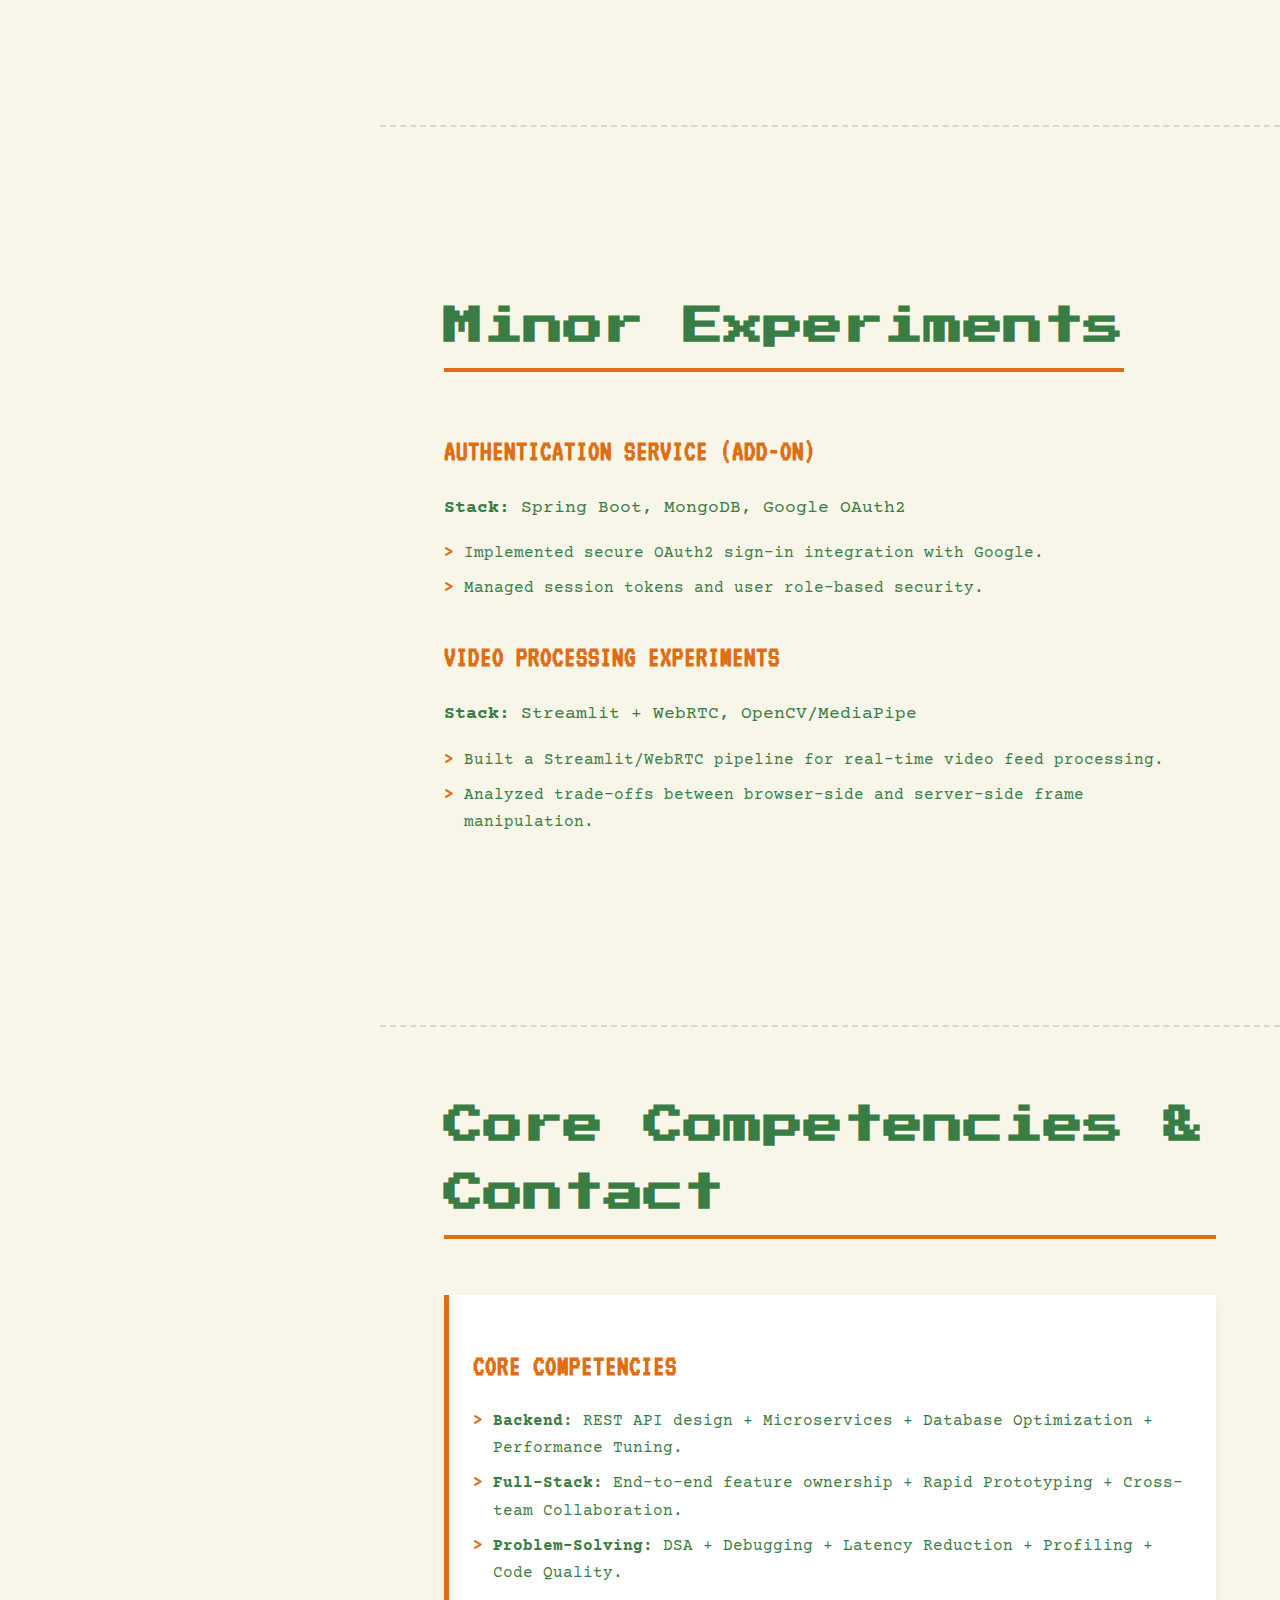
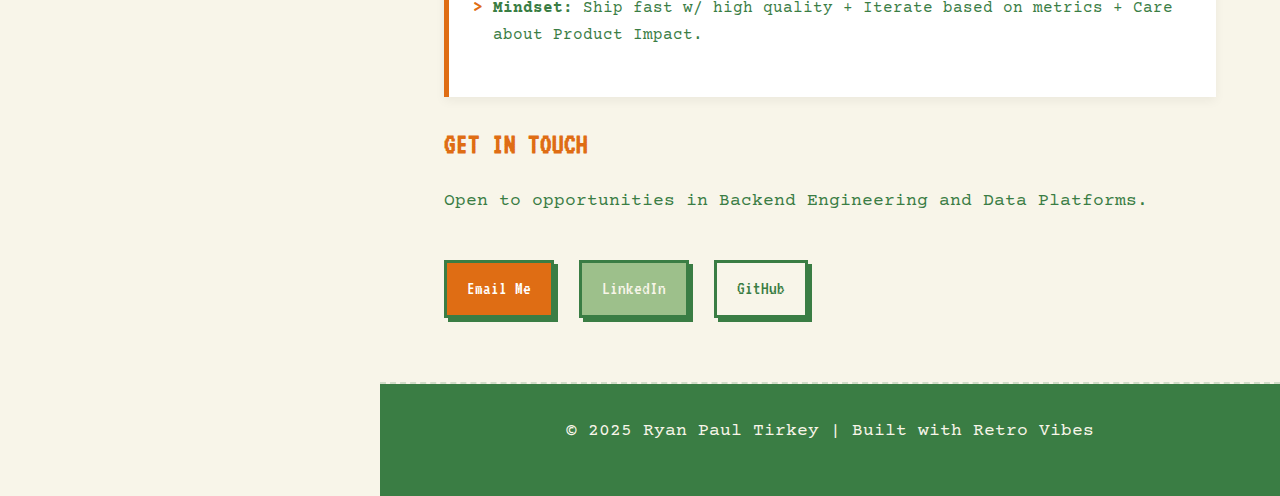
<file: Web/portfolio.html>
<!DOCTYPE html>
<html lang="en">

<head>
    <meta charset="UTF-8">
    <meta name="viewport" content="width=device-width, initial-scale=1.0">
    <title>Ryan Paul Tirkey | Retro Portfolio</title>
    <meta name="description" content="Portfolio of Ryan Paul Tirkey - Backend Developer & Data Science Student">
    <link rel="stylesheet" href="portfolio.css">
    <!-- Retro Fonts -->
    <link
        href="https://fonts.googleapis.com/css2?family=Press+Start+2P&family=VT323&family=Courier+Prime:wght@400;700&display=swap"
        rel="stylesheet">
</head>

<body>
    <!-- Aesthetics Overlays -->
    <div class="film-grain"></div>
    <!-- <div class="scanlines"></div> Optional: removed for cleaner paper feel as requested -->

    <!-- Hero / Welcome Section -->
    <section class="hero" id="hero">
        <div class="hero-content">
            <h1 class="hero-title">RYAN PAUL TIRKEY</h1>
            <p class="hero-subtitle">BACKEND DEVELOPER & DATA SCIENCE STUDENT</p>
            <p class="hero-intro">
                Passionate about building scalable backend systems, real-time data platforms, and performance-optimized
                APIs.
            </p>
            <div class="scroll-indicator">
                ↓ SCROLL TO EXPLORE ↓
            </div>
        </div>
    </section>

    <!-- Navigation Reel (Slides in on scroll) -->
    <nav class="film-reel" id="filmReel" aria-label="Main Navigation">
        <div class="film-strip-holes left-holes"></div>
        <div class="film-strip-holes right-holes"></div>

        <!-- 1. About Me -->
        <div class="film-frame" data-section="about" role="button" tabindex="0">
            <div class="frame-border">
                <div class="frame-image abstract-bg abstract-about"></div>
                <div class="frame-nav-label">
                    <span class="nav-text">01. About Me</span>
                </div>
            </div>
        </div>

        <!-- 2. Tech Stack -->
        <div class="film-frame" data-section="tech" role="button" tabindex="0">
            <div class="frame-border">
                <div class="frame-image">
                    <img src="assets/tech-java.jpg" alt="Tech Stack" style="width:100%; height:100%; object-fit:cover;">
                </div>
                <div class="frame-nav-label">
                    <span class="nav-text">02. Tech Stack</span>
                </div>
            </div>
        </div>

        <!-- 3. Book Review Platform -->
        <div class="film-frame" data-section="project1" role="button" tabindex="0">
            <div class="frame-border">
                <div class="frame-image">
                    <img src="assets/project-editor.jpg" alt="Books Platform"
                        style="width:100%; height:100%; object-fit:cover;">
                </div>
                <div class="frame-nav-label">
                    <span class="nav-text">03. Books Platform</span>
                </div>
            </div>
        </div>

        <!-- 4. API Management System -->
        <div class="film-frame" data-section="project2" role="button" tabindex="0">
            <div class="frame-border">
                <div class="frame-image">
                    <img src="assets/project-terminal.jpg" alt="API System"
                        style="width:100%; height:100%; object-fit:cover;">
                </div>
                <div class="frame-nav-label">
                    <span class="nav-text">04. API System</span>
                </div>
            </div>
        </div>

        <!-- 5. Real-Time Data -->
        <div class="film-frame" data-section="project3" role="button" tabindex="0">
            <div class="frame-border">
                <div class="frame-image abstract-bg abstract-proj3"></div>
                <div class="frame-nav-label">
                    <span class="nav-text">05. Data Platform</span>
                </div>
            </div>
        </div>

        <!-- 6. Godot Game -->
        <div class="film-frame" data-section="project4" role="button" tabindex="0">
            <div class="frame-border">
                <div class="frame-image">
                    <img src="assets/game-wasd.jpg" alt="Godot Game" style="width:100%; height:100%; object-fit:cover;">
                </div>
                <div class="frame-nav-label">
                    <span class="nav-text">06. Godot Game</span>
                </div>
            </div>
        </div>

        <!-- 7. Experiments -->
        <div class="film-frame" data-section="experiments" role="button" tabindex="0">
            <div class="frame-border">
                <div class="frame-image abstract-bg abstract-experiments"></div>
                <div class="frame-nav-label">
                    <span class="nav-text">07. Experiments</span>
                </div>
            </div>
        </div>

        <!-- 8. Contact -->
        <div class="film-frame" data-section="contact" role="button" tabindex="0">
            <div class="frame-border">
                <div class="frame-image">
                    <img src="assets/contact-mail.jpg" alt="Contact" style="width:100%; height:100%; object-fit:cover;">
                </div>
                <div class="frame-nav-label">
                    <span class="nav-text">08. Contact</span>
                </div>
            </div>
        </div>
    </nav>

    <!-- Main Content Area -->
    <main class="content-container">

        <!-- 1. About / Education -->
        <section class="content-section" id="about">
            <div class="section-content">
                <h2 class="section-title">About Me</h2>

                <h4 style="font-size: 1.8rem; margin-bottom: 0.5rem; color: var(--color-highlight);">Ryan Paul Tirkey
                </h4>

                <p style="font-size: 1.1rem; line-height: 1.8; margin-bottom: 1.5rem;">
                    I'm a backend-focused developer who loves digging into the "how" and "why" of systems.
                    I don't just write code; I design architectures that scale. Whether it's optimizing database
                    queries,
                    structuring clean microservices, or building real-time data pipelines, I enjoy the challenge of
                    making things efficient and robust.
                </p>

                <div style="margin-bottom: 2rem;">
                    <h5
                        style="font-family: var(--font-retro); color: var(--color-dark-green); margin-bottom: 10px; font-size: 1.2rem;">
                        // KEY BACKEND FOCUS
                    </h5>
                    <ul style="border-left: 3px solid var(--color-highlight); padding-left: 15px;">
                        <li><strong>Scalability:</strong> Designing systems that handle growth gracefully.</li>
                        <li><strong>Efficiency:</strong> Writing optimized code that saves resources.</li>
                        <li><strong>Structure:</strong> Clean architecture and maintainable codebases.</li>
                    </ul>
                </div>

                <p style="margin-bottom: 2rem;">
                    <strong>Email:</strong> <a href="mailto:ryanpaultirkey.work@gmail.com"
                        style="color:var(--color-dark-green)">ryanpaultirkey.work@gmail.com</a>
                </p>

                <div style="margin-top:10px; margin-bottom: 2rem;">
                    <a href="https://linkedin.com/in/ryan-paul-tirkey" target="_blank" class="retro-button secondary"
                        style="font-size:1rem; padding:5px 10px;">LinkedIn</a>
                    <a href="https://github.com/Bruh-Ryan" target="_blank" class="retro-button secondary"
                        style="font-size:1rem; padding:5px 10px;">GitHub</a>
                </div>

                <h3>Education</h3>
                <div class="education-block">
                    <h4>B.Tech - Computer Science & Engineering (Data Science)</h4>
                    <p>Dayananda Sagar College of Engineering | 2022 – 2026</p>
                </div>
            </div>
        </section>

        <!-- 2. Tech Stack -->
        <section class="content-section" id="tech">
            <div class="section-content">
                <h2 class="section-title">Tech Stack</h2>

                <div class="tech-category">
                    <h4>Backend & Languages</h4>
                    <p>Java, Python, Spring Boot, Flask, JavaFX</p>
                </div>

                <div class="tech-category">
                    <h4>Databases</h4>
                    <p>MongoDB, SQL, Schema Design, Query Optimization, Indexing, Aggregation</p>
                </div>

                <div class="tech-category">
                    <h4>DevOps & Tools</h4>
                    <p>Git/GitHub, Maven, Docker, Kafka, Swagger/OpenAPI</p>
                </div>

                <div class="tech-category">
                    <h4>Core Concepts</h4>
                    <p>Data Structures & Algorithms, REST APIs, Microservices, Performance Tuning</p>
                </div>
            </div>
        </section>

        <!-- 3. Project: Book Review -->
        <section class="content-section" id="project1">
            <div class="section-content">
                <h2 class="section-title">Book Review Platform</h2>
                <p><strong>Stack:</strong> Spring Boot, MongoDB, Streamlit, Docker, Kafka, Google Gemini API</p>

                <ul>
                    <li>Built a comprehensive REST API for book management and search, storing data in MongoDB and
                        serving a Streamlit UI.</li>
                    <li>Implemented event-driven tracking using Kafka for user activity logging.</li>
                    <li>Integrated Google Gemini API for AI-powered summaries and recommendations.</li>
                </ul>

                <div style="margin-top: 2rem;">
                    <a href="https://github.com/Bruh-Ryan/booksreview" target="_blank"
                        class="retro-button secondary">GitHub Repo</a>
                </div>
            </div>
        </section>

        <!-- 4. Project: API Management -->
        <section class="content-section" id="project2">
            <div class="section-content">
                <h2 class="section-title">RESTful API System</h2>
                <p><strong>Stack:</strong> Spring Boot, MongoDB, Swagger/OpenAPI</p>

                <ul>
                    <li>Owned end-to-end API delivery, ensuring standardized response formats and error handling.</li>
                    <li>Implemented comprehensive documentation using Swagger UI for easy developer adoption.</li>
                    <li>Focused on scalable schema design and efficient data retrieval patterns.</li>
                </ul>

                <div style="margin-top: 2rem;">
                    <a href="https://github.com/Bruh-Ryan/Swagger-Project" target="_blank"
                        class="retro-button secondary">GitHub Repo</a>
                </div>
            </div>
        </section>

        <!-- 5. Project: Real-Time Data -->
        <section class="content-section" id="project3">
            <div class="section-content">
                <h2 class="section-title">Real-Time Data Platform</h2>
                <p><strong>Stack:</strong> Spring Boot backend + Python Streamlit frontend</p>

                <ul>
                    <li>Delivered a real-time analytics dashboard visualizing live data streams.</li>
                    <li>Optimized backend latency for high-frequency data ingestion.</li>
                    <li>Seamlessly integrated Java backend logic with Python-based visualization tools.</li>
                </ul>

                <div style="margin-top: 2rem;">
                    <a href="https://github.com/Bruh-Ryan/stevejobs" target="_blank"
                        class="retro-button secondary">GitHub Repo</a>
                </div>
            </div>
        </section>

        <!-- 6. Project: Volley Beach Godot Game -->
        <section class="content-section" id="project4">
            <div class="section-content">
                <div class="game-layout">
                    <!-- Left Side: Thumbnail & Play -->
                    <div class="game-left">
                        <h3>Volley Beach</h3>
                        <div class="game-thumbnail-container" onclick="openGame()">
                            <!-- Updated path for nested structure -->
                            <img src="VolleyBeach/exports/VolleyBeach/VolleyBeach.png" alt="Volley Beach Game"
                                class="game-thumb">
                        </div>
                        <button class="retro-button play-game-btn" onclick="openGame()">Wanna Play!</button>
                    </div>

                    <!-- Right Side: Description -->
                    <div class="game-right">
                        <p>
                            A small 2D game about 2 players locally playing volleyball.
                            Challenge your friend in this pixel-art style beach showdown!
                        </p>
                        <p class="note" style="font-size: 0.9rem; color: var(--color-dark-green); opacity: 0.8;">
                            * This is a demo; more features yet to be added.
                        </p>
                        <ul style="margin-top: 1rem;">
                            <li>Local Multiplayer (2 Players)</li>
                            <li>Physics-based Ball Movement</li>
                            <li>Classic Retro Arcade Vibes</li>
                        </ul>
                    </div>
                </div>
            </div>
        </section>

        <!-- 7. Experiments -->
        <section class="content-section" id="experiments">
            <div class="section-content">
                <h2 class="section-title">Minor Experiments</h2>

                <div style="margin-bottom: 2rem;">
                    <h3>Authentication Service (Add-on)</h3>
                    <p><strong>Stack:</strong> Spring Boot, MongoDB, Google OAuth2</p>
                    <ul>
                        <li>Implemented secure OAuth2 sign-in integration with Google.</li>
                        <li>Managed session tokens and user role-based security.</li>
                    </ul>
                </div>

                <div>
                    <h3>Video Processing Experiments</h3>
                    <p><strong>Stack:</strong> Streamlit + WebRTC, OpenCV/MediaPipe</p>
                    <ul>
                        <li>Built a Streamlit/WebRTC pipeline for real-time video feed processing.</li>
                        <li>Analyzed trade-offs between browser-side and server-side frame manipulation.</li>
                    </ul>
                </div>
            </div>
        </section>

        <!-- 8. Contact / Competencies -->
        <section class="content-section" id="contact">
            <div class="section-content">
                <h2 class="section-title">Core Competencies & Contact</h2>

                <div class="education-block">
                    <h3>Core Competencies</h3>
                    <ul>
                        <li><strong>Backend:</strong> REST API design + Microservices + Database Optimization +
                            Performance Tuning.</li>
                        <li><strong>Full-Stack:</strong> End-to-end feature ownership + Rapid Prototyping + Cross-team
                            Collaboration.</li>
                        <li><strong>Problem-Solving:</strong> DSA + Debugging + Latency Reduction + Profiling + Code
                            Quality.</li>
                        <li><strong>Mindset:</strong> Ship fast w/ high quality + Iterate based on metrics + Care about
                            Product Impact.</li>
                    </ul>
                </div>

                <h3>Get In Touch</h3>
                <p>Open to opportunities in Backend Engineering and Data Platforms.</p>

                <div style="margin-top: 2rem;">
                    <a href="mailto:ryanpaultirkey.work@gmail.com" class="retro-button accent">Email Me</a>
                    <a href="https://linkedin.com/in/ryan-paul-tirkey" target="_blank" class="retro-button">LinkedIn</a>
                    <a href="https://github.com/Bruh-Ryan" target="_blank" class="retro-button secondary">GitHub</a>
                </div>
            </div>
        </section>

        <footer class="footer">
            <p>© 2025 Ryan Paul Tirkey | Built with Retro Vibes</p>
        </footer>
    </main>

    <div class="video-overlay" id="videoOverlay" role="dialog" aria-modal="true">
        <div class="video-container">
            <button class="close-video" onclick="closeVideoOverlay()">✕</button>
            <div class="video-wrapper">
                <iframe id="videoFrame" src="" frameborder="0" allow="autoplay; encrypted-media"
                    allowfullscreen></iframe>
                <div style="position: absolute; z-index:-1;">Loading Video...</div>
            </div>
        </div>
    </div>

    <!-- Game Overlay -->
    <div class="game-overlay" id="gameOverlay">
        <div class="game-frame-container">
            <!-- Source will be set via JS -->
            <iframe id="gameFrame" src="" allow="autoplay; fullscreen" allowfullscreen></iframe>
        </div>

        <!-- 8-Bit Controls Overlay -->
        <div class="controls-overlay">
            <div class="control-group p1">
                <h4>P1 (LEFT)</h4>
                <p>[W,A,S,D] Move</p>
                <p>[E] Smash</p>
            </div>
            <div class="control-group sys">
                <h4>SYSTEM</h4>
                <p>[J] Reset Left</p>
                <p>[K] Reset Right</p>
            </div>
            <div class="control-group p2">
                <h4>P2 (RIGHT)</h4>
                <p>[ARROWS] Move</p>
                <p>[?] Smash</p>
            </div>
        </div>
        <button class="retro-button close-game-btn" type="button" onclick="closeGame()"
            style="position: relative; z-index: 200; pointer-events: auto; background: var(--color-highlight); color: white; border: 2px solid white; margin-top: 15px;">Rest
            (Close Game)</button>
    </div>

    <script src="portfolio.js"></script>
</body>

</html>
</file>
<file: Web/portfolio.css>
/* ========================================
   WARM EARTHY RETRO PORTFOLIO - CSS
   Vintage 70s/80s Nature-Inspired Aesthetics
   ======================================== */

:root {
    /* Warm Earthy Color Palette */
    --color-cream: #F8F5E9;
    /* Background/Reference Base */
    --color-soft-green: #9DC08B;
    /* Primary Accent */
    --color-dark-green: #3A7D44;
    /* Main Text / Dark Elements */
    --color-highlight: #DF6D14;
    /* Highlights / Orange */

    /* Functional Variations */
    --color-bg: var(--color-cream);
    --color-text: var(--color-dark-green);
    --color-border: var(--color-dark-green);

    /* Typography */
    --font-display: 'Press Start 2P', cursive;
    --font-body: 'Courier Prime', monospace;
    --font-retro: 'VT323', monospace;

    /* Spacing */
    --spacing-xs: 0.5rem;
    --spacing-sm: 1rem;
    --spacing-md: 1.5rem;
    --spacing-lg: 2rem;
    --spacing-xl: 3rem;
    --spacing-2xl: 4rem;

    /* Film Reel Configuration */
    --reel-width: 380px;
    --frame-height: 240px;
}

/* ========================================
   RESET & BASE STYLES
   ======================================== */

* {
    margin: 0;
    padding: 0;
    box-sizing: border-box;
}

html {
    scroll-behavior: smooth;
    overflow-x: hidden;
    scroll-snap-type: y mandatory;
}

body {
    font-family: var(--font-body);
    background-color: var(--color-bg);
    color: var(--color-text);
    line-height: 1.7;
    overflow-x: hidden;
    position: relative;
    /* Clean scrollbar for body */
    scrollbar-width: thin;
    scrollbar-color: var(--color-soft-green) var(--color-cream);
}

/* ========================================
   RETRO EFFECTS
   ======================================== */

/* Grainy Paper Texture Overlay */
.film-grain {
    position: fixed;
    top: 0;
    left: 0;
    width: 100%;
    height: 100%;
    /* Subtle noise */
    background-image: url('data:image/svg+xml;utf8,<svg xmlns="http://www.w3.org/2000/svg" width="300" height="300"><filter id="noise"><feTurbulence type="fractalNoise" baseFrequency="0.8" numOctaves="3" stitchTiles="stitch"/></filter><rect width="100%" height="100%" filter="url(%23noise)" opacity="0.12"/></svg>');
    pointer-events: none;
    z-index: 9998;
    opacity: 0.7;
    mix-blend-mode: multiply;
}

/* ========================================
   HERO SECTION
   ======================================== */

.hero {
    height: 100vh;
    display: flex;
    align-items: center;
    justify-content: center;
    text-align: center;
    background: var(--color-cream);
    position: relative;
    scroll-snap-align: start;
    overflow: hidden;
}

/* Abstract organic blob behind hero */
.hero::before {
    content: '';
    position: absolute;
    top: 50%;
    left: 50%;
    width: 60vw;
    height: 60vw;
    background: radial-gradient(circle, #E8DCC4 0%, transparent 70%);
    transform: translate(-50%, -50%);
    opacity: 0.6;
    filter: blur(40px);
}

.hero-content {
    position: relative;
    z-index: 2;
    animation: fadeIn 1.5s ease-out;
}

.hero-title {
    font-family: var(--font-display);
    font-size: clamp(2rem, 5vw, 4rem);
    color: var(--color-dark-green);
    /* Solid retro shadow */
    text-shadow: 4px 4px 0 var(--color-highlight);
    margin-bottom: var(--spacing-sm);
    line-height: 1.4;
    letter-spacing: -2px;
}

.hero-subtitle {
    font-size: clamp(1rem, 2vw, 1.4rem);
    color: var(--color-dark-green);
    max-width: 700px;
    margin: 0 auto var(--spacing-lg);
    font-weight: bold;
    background: rgba(255, 255, 255, 0.6);
    padding: var(--spacing-sm);
    border-radius: 4px;
    border: 2px dashed var(--color-soft-green);
    font-family: var(--font-retro);
    letter-spacing: 0.1em;
}

.hero-intro {
    font-size: 1.1rem;
    max-width: 600px;
    margin: 0 auto var(--spacing-xl);
}

.scroll-indicator {
    font-family: var(--font-retro);
    font-size: 1.5rem;
    color: var(--color-highlight);
    animation: bounce 2s infinite;
    cursor: pointer;
    font-weight: bold;
}

@keyframes fadeIn {
    from {
        opacity: 0;
        transform: translateY(20px);
    }

    to {
        opacity: 1;
        transform: translateY(0);
    }
}

@keyframes bounce {

    0%,
    100% {
        transform: translateY(0);
    }

    50% {
        transform: translateY(-10px);
    }
}

/* ========================================
   FILM REEL NAVIGATION
   ======================================== */

.film-reel {
    position: fixed;
    left: 0;
    top: 0;
    width: var(--reel-width);
    height: 100vh;
    /* Dark green textured background for contrast */
    background-color: #2F5A38;
    background-image: repeating-linear-gradient(45deg, rgba(0, 0, 0, 0.05) 0, rgba(0, 0, 0, 0.05) 2px, transparent 2px, transparent 10px);
    padding: var(--spacing-lg) var(--spacing-sm);
    z-index: 100;
    overflow-y: auto;
    overflow-x: hidden;
    box-shadow: 5px 0 25px rgba(0, 0, 0, 0.3);

    /* Bidirectional Animation: Slide Up/Down */
    transition: transform 0.8s cubic-bezier(0.65, 0, 0.35, 1), opacity 0.8s ease;
    scrollbar-width: none;
}

/* Animated State: Hidden (Up) */
.film-reel.hidden {
    transform: translateY(-105%);
    opacity: 0;
    pointer-events: none;
}

/* Animated State: Visible */
.film-reel.visible {
    transform: translateY(0);
    opacity: 1;
    pointer-events: auto;
}

.film-reel::-webkit-scrollbar {
    display: none;
}

/* Film Strip Decoration (Holes) */
.film-strip-holes {
    position: absolute;
    top: 0;
    height: 100%;
    width: 24px;
    z-index: 1;
    pointer-events: none;
}

.left-holes {
    left: 6px;
    /* Oval holes with consistent spacing */
    background-image: radial-gradient(ellipse 4px 6px at center, var(--color-cream) 99%, transparent 100%);
    background-size: 100% 30px;
    background-repeat: repeat-y;
    background-position: center top;
}

.right-holes {
    right: 6px;
    /* Identical to left */
    background-image: radial-gradient(ellipse 4px 6px at center, var(--color-cream) 99%, transparent 100%);
    background-size: 100% 30px;
    background-repeat: repeat-y;
    background-position: center top;
}

/* POLAROID FRAMES */
.film-frame {
    position: relative;
    margin: 40px auto;
    width: 90%;
    cursor: pointer;
    transform: scale(0.92) rotate(-2deg);
    transition: all 0.5s cubic-bezier(0.25, 1, 0.5, 1);
    z-index: 2;
}

.film-frame:nth-child(even) {
    transform: scale(0.92) rotate(1deg);
}

.film-frame:hover {
    transform: scale(0.98) rotate(0deg);
    z-index: 10;
}

/* Active Section State */
.film-frame.active {
    transform: scale(1.02) rotate(0deg) !important;
    z-index: 20;
    filter: drop-shadow(0 15px 25px rgba(0, 0, 0, 0.4));
}

/* The White Polaroid Paper Border */
.frame-border {
    background: #FDFBF7;
    /* Authentic photo paper white */
    padding: 12px 12px 50px 12px;
    /* Bottom padding for text area */
    box-shadow: 0 4px 10px rgba(0, 0, 0, 0.2);
    position: relative;
    border-radius: 2px;
}

/* "Tape" Effect */
.frame-border::before {
    content: '';
    position: absolute;
    top: -12px;
    left: 50%;
    transform: translateX(-50%) rotate(1deg);
    width: 90px;
    height: 28px;
    background-color: rgba(223, 109, 20, 0.5);
    /* Semi-transparent orange tape */
    box-shadow: 0 2px 4px rgba(0, 0, 0, 0.1);
    z-index: 5;
    backdrop-filter: blur(1px);
}

/* Image Area */
.frame-image {
    width: 100%;
    height: var(--frame-height);
    background: #eee;
    border: 1px solid #ddd;
    overflow: hidden;
    position: relative;
}

/* Frame Text Label (Handwritten style) */
.frame-nav-label {
    position: absolute;
    bottom: 12px;
    left: 0;
    width: 100%;
    text-align: center;
    color: var(--color-dark-green);
    font-family: var(--font-display);
    font-size: 0.7rem;
    letter-spacing: 1px;
    text-transform: uppercase;
    line-height: 1.2;
    padding: 0 5px;
}

/* Play Indicator */
.play-icon {
    position: absolute;
    top: 50%;
    left: 50%;
    transform: translate(-50%, -50%);
    width: 50px;
    height: 50px;
    background: var(--color-highlight);
    color: white;
    border-radius: 50%;
    display: flex;
    align-items: center;
    justify-content: center;
    font-size: 1.5rem;
    box-shadow: 0 4px 10px rgba(0, 0, 0, 0.3);
    opacity: 0.9;
    transition: transform 0.2s;
}

.film-frame:hover .play-icon {
    transform: translate(-50%, -50%) scale(1.1);
}

/* ========================================
   ABSTRACT BACKGROUNDS (Within Frames)
   ======================================== */

.abstract-bg {
    width: 100%;
    height: 100%;
    position: relative;
}

/* 1. About */
.abstract-about {
    background: linear-gradient(135deg, var(--color-soft-green) 0%, var(--color-cream) 100%);
}

.abstract-about::after {
    content: '';
    position: absolute;
    inset: 0;
    background-image: repeating-radial-gradient(circle at 0 0, transparent 0, transparent 20px, rgba(255, 255, 255, 0.2) 20px, rgba(255, 255, 255, 0.2) 22px);
}

/* 2. Tech */
.abstract-tech {
    background: #E8E4D0;
    background-image: linear-gradient(var(--color-dark-green) 1px, transparent 1px),
        linear-gradient(90deg, var(--color-dark-green) 1px, transparent 1px);
    background-size: 20px 20px;
    background-position: center;
    opacity: 0.8;
}

/* 3. Project 1 (Book) - Orange Focus */
.abstract-proj1 {
    background: var(--color-highlight);
    background-image: radial-gradient(#fff 15%, transparent 16%),
        radial-gradient(#fff 15%, transparent 16%);
    background-size: 20px 20px;
    background-position: 0 0, 10px 10px;
    opacity: 0.7;
}

/* 4. Project 2 (API) - Dark Green Textured */
.abstract-proj2 {
    background: var(--color-dark-green);
}

.abstract-proj2::before {
    content: '';
    position: absolute;
    inset: 0;
    background: repeating-linear-gradient(-45deg, transparent, transparent 5px, rgba(255, 255, 255, 0.1) 5px, rgba(255, 255, 255, 0.1) 10px);
}

/* 5. Project 3 (Real-Time) - Soft Vertical Lines */
.abstract-proj3 {
    background: var(--color-soft-green);
    background-image: repeating-linear-gradient(90deg, transparent, transparent 20px, rgba(255, 255, 255, 0.3) 20px, rgba(255, 255, 255, 0.3) 40px);
}

/* 6. Project 4 (Godot) - Pixel Art Grid */
.abstract-godot {
    background: var(--color-dark-green);
    background-image:
        linear-gradient(to right, rgba(255, 255, 255, 0.1) 1px, transparent 1px),
        linear-gradient(to bottom, rgba(255, 255, 255, 0.1) 1px, transparent 1px);
    background-size: 10px 10px;
}

.abstract-godot::after {
    content: '👾';
    position: absolute;
    top: 50%;
    left: 50%;
    transform: translate(-50%, -50%);
    font-size: 3rem;
    opacity: 0.5;
}

/* 7. Experiments - Lab Pattern */
.abstract-experiments {
    background: var(--color-cream);
    background-image: radial-gradient(var(--color-soft-green) 2px, transparent 2px);
    background-size: 15px 15px;
}

.abstract-experiments::before {
    content: '';
    position: absolute;
    inset: 20%;
    border: 3px dashed var(--color-highlight);
    border-radius: 50%;
    animation: spin 20s linear infinite;
}

/* 8. Contact */
.abstract-contact {
    background: var(--color-cream);
    display: flex;
    align-items: center;
    justify-content: center;
}

.abstract-contact::before {
    content: '✉';
    font-size: 4rem;
    color: var(--color-highlight);
    opacity: 0.5;
}

@keyframes spin {
    100% {
        transform: rotate(360deg);
    }
}

/* ========================================
   MAIN CONTENT (Right Side)
   ======================================== */

.content-container {
    margin-left: var(--reel-width);
    min-height: 100vh;
    transition: margin-left 0.5s ease;
}

.content-section {
    min-height: 100vh;
    display: flex;
    align-items: center;
    justify-content: center;
    /* Centering content */
    padding: 4rem;
    opacity: 1;
    /* Always visible, let scroll handle focus */
    scroll-snap-align: start;
    border-bottom: 2px dashed rgba(58, 125, 68, 0.2);
}

.section-content {
    max-width: 800px;
    width: 100%;
}

.section-title {
    font-family: var(--font-display);
    font-size: 2.5rem;
    color: var(--color-dark-green);
    border-bottom: 4px solid var(--color-highlight);
    padding-bottom: 0.5rem;
    margin-bottom: 2rem;
    display: inline-block;
}

h3 {
    font-family: var(--font-retro);
    font-size: 1.8rem;
    color: var(--color-highlight);
    margin: 1.5rem 0 1rem;
    text-transform: uppercase;
}

h4 {
    font-family: var(--font-body);
    font-weight: bold;
    color: var(--color-dark-green);
    margin-bottom: 0.5rem;
    font-size: 1.2rem;
}

p {
    font-size: 1.15rem;
    margin-bottom: 1rem;
}

ul {
    list-style-type: none;
    margin-bottom: 1.5rem;
}

ul li {
    position: relative;
    padding-left: 20px;
    margin-bottom: 0.5rem;
}

ul li::before {
    content: '>';
    position: absolute;
    left: 0;
    color: var(--color-highlight);
    font-weight: bold;
}

/* Retro Buttons */
.retro-button {
    display: inline-block;
    padding: 10px 20px;
    font-family: var(--font-retro);
    font-size: 1.2rem;
    text-decoration: none;
    background: var(--color-soft-green);
    color: var(--color-cream);
    border: 3px solid var(--color-dark-green);
    box-shadow: 4px 4px 0 var(--color-border);
    margin-right: 15px;
    margin-top: 10px;
    transition: all 0.2s;
    cursor: pointer;
}

.retro-button:hover {
    transform: translate(2px, 2px);
    box-shadow: 2px 2px 0 var(--color-border);
    background: var(--color-highlight);
    color: #fff;
}

.retro-button.secondary {
    background: transparent;
    color: var(--color-dark-green);
}

.retro-button.accent {
    background: var(--color-highlight);
    color: #fff;
    border-color: var(--color-dark-green);
}

/* Tech Grid & Categories */
.tech-category {
    margin-bottom: 2rem;
    border: 2px dashed var(--color-soft-green);
    padding: 1.5rem;
    background: #fff;
    box-shadow: 4px 4px 0 rgba(0, 0, 0, 0.05);
}

.education-block {
    background: #fff;
    border-left: 5px solid var(--color-highlight);
    padding: 1.5rem;
    margin: 1.5rem 0;
    box-shadow: 0 4px 10px rgba(0, 0, 0, 0.05);
}

/* Video Overlay */
.video-overlay {
    position: fixed;
    inset: 0;
    background: rgba(40, 50, 40, 0.95);
    z-index: 2000;
    display: flex;
    align-items: center;
    justify-content: center;
    opacity: 0;
    pointer-events: none;
    transition: opacity 0.3s;
}

.video-overlay.active {
    opacity: 1;
    pointer-events: auto;
}

.video-container {
    width: 90%;
    max-width: 900px;
    background: var(--color-cream);
    padding: 10px;
    border: 4px solid var(--color-highlight);
    position: relative;
    box-shadow: 0 20px 40px rgba(0, 0, 0, 0.5);
}

.close-video {
    position: absolute;
    top: -20px;
    right: -20px;
    width: 40px;
    height: 40px;
    border-radius: 50%;
    background: var(--color-highlight);
    color: white;
    border: 2px solid #fff;
    cursor: pointer;
    font-size: 1.2rem;
    box-shadow: 0 4px 8px rgba(0, 0, 0, 0.3);
}

.video-wrapper {
    position: relative;
    /* Remove fixed 16:9 ratio to allow portrait videos */
    /* padding-bottom: 56.25%; */
    width: 100%;
    height: 80vh;
    /* dynamic height based on viewport */
    background: #000;
    display: flex;
    align-items: center;
    justify-content: center;
    color: #666;
    font-family: var(--font-retro);
}

.video-wrapper iframe,
.video-wrapper video {
    position: absolute;
    top: 0;
    left: 0;
    width: 100%;
    height: 100%;
    object-fit: contain;
    /* Ensure video isn't stretched */
}

/* Force native video on top when active */
.video-wrapper video {
    z-index: 10;
    background: black;
}

/* Footer */
.footer {
    text-align: center;
    padding: 2rem;
    background: var(--color-dark-green);
    color: var(--color-cream);
}

/* Mobile Responsive */
@media (max-width: 900px) {
    :root {
        --reel-width: 100%;
    }

    .film-reel {
        height: 140px;
        bottom: 0;
        top: auto;
        display: flex;
        flex-direction: row;
        overflow-x: auto;
        overflow-y: hidden;
    }

    .film-reel.hidden {
        transform: translateY(120%);
    }

    .film-frame {
        width: 120px;
        margin: 0 15px;
        transform: none !important;
        flex-shrink: 0;
    }

    .frame-border {
        padding-bottom: 30px;
    }

    .content-container {
        margin-left: 0;
        padding-bottom: 160px;
    }

    .hero-title {
        font-size: 2.5rem;
    }

    .left-holes,
    .right-holes {
        display: none;
    }
}

/* ========================================
   GAME SECTION STYLES
   ======================================== */

.game-layout {
    display: flex;
    gap: 2rem;
    align-items: center;
    background: rgba(255, 255, 255, 0.5);
    padding: 2rem;
    border: 2px dashed var(--color-dark-green);
    border-radius: 4px;
}

.game-left {
    flex: 1;
    text-align: center;
    display: flex;
    flex-direction: column;
    align-items: center;
    justify-content: center;
}

.game-right {
    flex: 1.5;
}

.game-thumbnail-container {
    position: relative;
    width: 200px;
    height: 150px;
    margin-bottom: 1rem;
    border: 4px solid var(--color-dark-green);
    background: #000;
    overflow: hidden;
    box-shadow: 4px 4px 0 rgba(0, 0, 0, 0.2);
}

.game-thumb {
    width: 100%;
    height: 100%;
    object-fit: cover;
    opacity: 0.8;
    transition: opacity 0.3s;
}

.game-thumbnail-container:hover .game-thumb {
    opacity: 0.4;
}

/* Overlay Play Button on Thumbnail (Optional visual cue) */
.game-thumbnail-container::after {
    content: '▶';
    position: absolute;
    top: 50%;
    left: 50%;
    transform: translate(-50%, -50%);
    color: white;
    font-size: 3rem;
    opacity: 0;
    pointer-events: none;
    transition: opacity 0.3s;
}

.game-thumbnail-container:hover::after {
    opacity: 1;
}

/* Game Overlay (Modal) */
.game-overlay {
    position: fixed;
    top: 0;
    left: 0;
    width: 100%;
    height: 100%;
    background: rgba(0, 0, 0, 0.9);
    z-index: 3000;
    display: flex;
    flex-direction: column;
    align-items: center;
    justify-content: center;
    opacity: 0;
    pointer-events: none;
    transition: opacity 0.3s;
}

.game-overlay.active {
    opacity: 1;
    pointer-events: auto;
}

.game-frame-container {
    width: 90%;
    /* Max width */
    max-width: 1280px;
    height: 80vh;
    background: #000;
    border: 2px solid var(--color-highlight);
    box-shadow: 0 0 50px rgba(223, 109, 20, 0.2);
    position: relative;
}

.game-frame-container iframe {
    width: 100%;
    height: 100%;
    border: none;
}

.close-game-btn {
    margin-top: 1rem;
    background: var(--color-highlight);
    color: white;
    border-color: white;
}

/* Responsive adjustments for game section */
@media (max-width: 768px) {
    .game-layout {
        flex-direction: column;
        text-align: center;
    }
}

/* Controls Overlay Styles */
/* Controls Overlay Styles */
.controls-overlay {
    position: relative;
    /* Changed from absolute to flow naturally */
    width: 100%;
    max-width: 800px;
    /* Match typical game width */
    background: rgba(0, 0, 0, 0.95);
    color: #fff;
    font-family: 'Press Start 2P', cursive;
    font-size: 0.7rem;
    padding: 15px 10px;
    margin-top: 10px;
    /* Space from game frame */
    display: flex;
    justify-content: center;
    gap: 3rem;
    align-items: center;
    border: 2px solid var(--color-highlight);
    /* Border around the box */
    border-radius: 4px;
    pointer-events: auto;
    /* Allow interaction if needed, though mostly text */
    z-index: 50;
}

.control-group {
    text-align: center;
}

.control-group h4 {
    color: var(--color-highlight);
    margin-bottom: 8px;
    font-size: 0.8rem;
    text-transform: uppercase;
}

.control-group p {
    margin: 4px 0;
    font-size: 0.65rem;
    color: #ddd;
    font-family: 'Press Start 2P', cursive;
}

/* Specific Colors */
.control-group.p1 h4 {
    color: #5dade2;
}

/* Blue for P1 */

/* P2 Requested Orange Style */
.control-group.p2 h4 {
    color: #DF6D14;
}

.control-group.p2 p {
    color: #ffad60;
}

/* Light orange for text */

/* System Yellow */
.control-group.sys h4 {
    color: #f1c40f;
}
</file>
